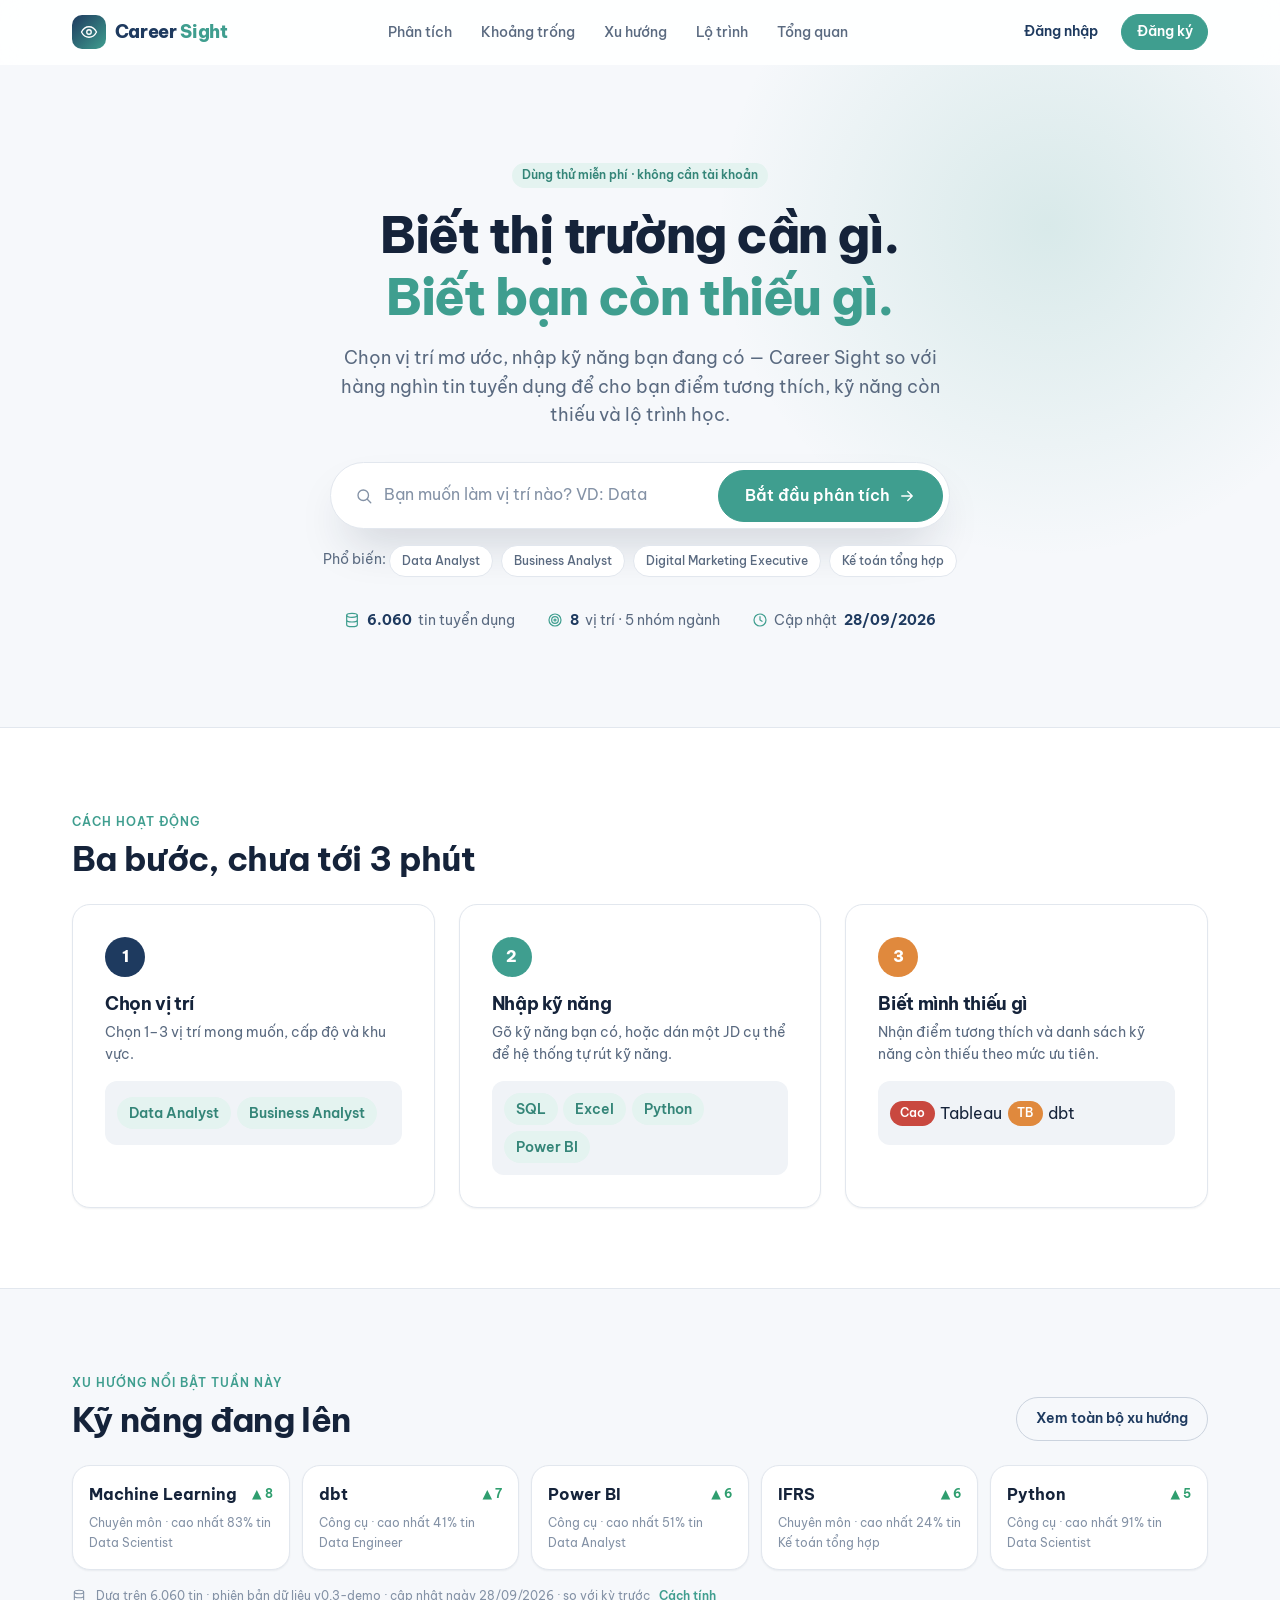
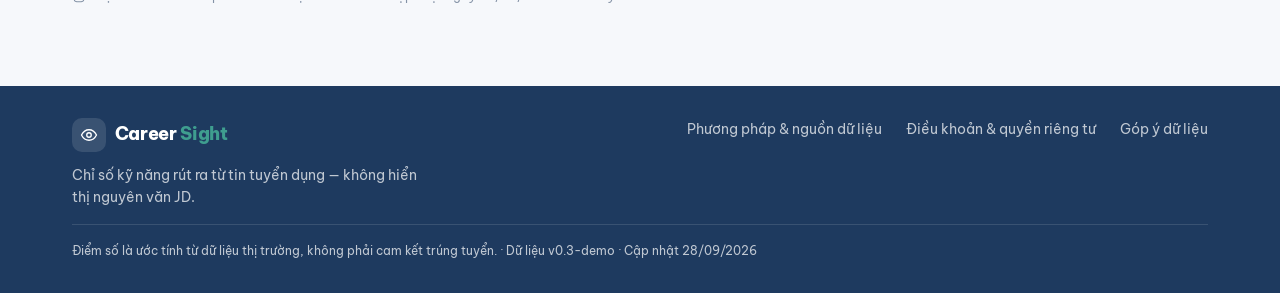
<file: index.html>
<!doctype html>
<html lang="vi">
<head>
  <meta charset="utf-8">
  <meta name="viewport" content="width=device-width, initial-scale=1, viewport-fit=cover">
  <title>Career Sight — Biết thị trường cần gì, biết bạn còn thiếu gì</title>
  <link rel="preconnect" href="https://fonts.googleapis.com">
  <link rel="preconnect" href="https://fonts.gstatic.com" crossorigin>
  <link href="https://fonts.googleapis.com/css2?family=Be+Vietnam+Pro:wght@400;500;600;700;800&display=swap" rel="stylesheet">
  <link rel="stylesheet" href="assets/css/styles.css">
</head>
<body data-page="home">
  <a class="skip-link" href="#main">Bỏ qua tới nội dung</a>
  <div data-component="header"></div>
  <main id="main">
    <!-- Banner + ô tìm vị trí -->
    <section class="hero">
      <div class="container hero__inner">
        <span class="badge">Dùng thử miễn phí · không cần tài khoản</span>
        <h1 class="h1 hero__title">Biết thị trường cần gì.<em>Biết bạn còn thiếu gì.</em></h1>
        <p class="lead">Chọn vị trí mơ ước, nhập kỹ năng bạn đang có — Career Sight so với hàng nghìn tin tuyển dụng để cho bạn điểm tương thích, kỹ năng còn thiếu và lộ trình học.</p>
        <form class="hero-search" id="hero-form" role="search">
          <div class="ac input-wrap input-wrap--icon">
            <label class="sr-only" for="hero-q">Bạn muốn làm vị trí nào?</label>
            <span class="input-wrap__icon" data-icon="search" data-size="18"></span>
            <input class="input" id="hero-q" type="search" placeholder="Bạn muốn làm vị trí nào? VD: Data Analyst">
          </div>
          <button class="btn btn--primary btn--lg" type="submit">Bắt đầu phân tích <span data-icon="arrow" data-size="18"></span></button>
        </form>
        <p class="hero__hint">Phổ biến: <span id="hero-popular" class="chip-row" style="display:inline-flex;vertical-align:middle"></span></p>
        <div class="trust" id="trust"></div>
      </div>
    </section>

    <!-- Ba bước minh họa -->
    <section class="section section--alt" aria-labelledby="how-title">
      <div class="container">
        <div class="section-head">
          <div><span class="eyebrow">Cách hoạt động</span><h2 class="h2" id="how-title">Ba bước, chưa tới 3 phút</h2></div>
        </div>
        <ol class="grid grid--3 how">
          <li class="card how__step">
            <span class="how__num">1</span>
            <h3>Chọn vị trí</h3>
            <p>Chọn 1–3 vị trí mong muốn, cấp độ và khu vực.</p>
            <div class="how__mock"><span class="tag tag--plain">Data Analyst</span><span class="tag tag--plain">Business Analyst</span></div>
          </li>
          <li class="card how__step">
            <span class="how__num">2</span>
            <h3>Nhập kỹ năng</h3>
            <p>Gõ kỹ năng bạn có, hoặc dán một JD cụ thể để hệ thống tự rút kỹ năng.</p>
            <div class="how__mock"><span class="tag tag--plain">SQL</span><span class="tag tag--plain">Excel</span><span class="tag tag--plain">Python</span><span class="tag tag--plain">Power BI</span></div>
          </li>
          <li class="card how__step">
            <span class="how__num">3</span>
            <h3>Biết mình thiếu gì</h3>
            <p>Nhận điểm tương thích và danh sách kỹ năng còn thiếu theo mức ưu tiên.</p>
            <div class="how__mock"><span class="badge badge--prio-cao">Cao</span> Tableau <span class="badge badge--prio-tb">TB</span> dbt</div>
          </li>
        </ol>
      </div>
    </section>

    <!-- Xu hướng nổi bật tuần này -->
    <section class="section" aria-labelledby="hot-title">
      <div class="container">
        <div class="section-head">
          <div><span class="eyebrow">Xu hướng nổi bật tuần này</span><h2 class="h2" id="hot-title">Kỹ năng đang lên</h2></div>
          <a class="btn btn--outline" href="trends.html">Xem toàn bộ xu hướng</a>
        </div>
        <div class="hot-list" id="hot-list"></div>
        <div id="hot-meta"></div>
      </div>
    </section>
  </main>
  <div data-component="footer"></div>
  <script src="assets/js/data.js"></script>
  <script src="assets/js/store.js"></script>
  <script src="assets/js/engine.js"></script>
  <script src="assets/js/components.js"></script>
  <script src="assets/js/main.js"></script>
  <script src="assets/js/pages/home.js"></script>
</body>
</html>
</file>
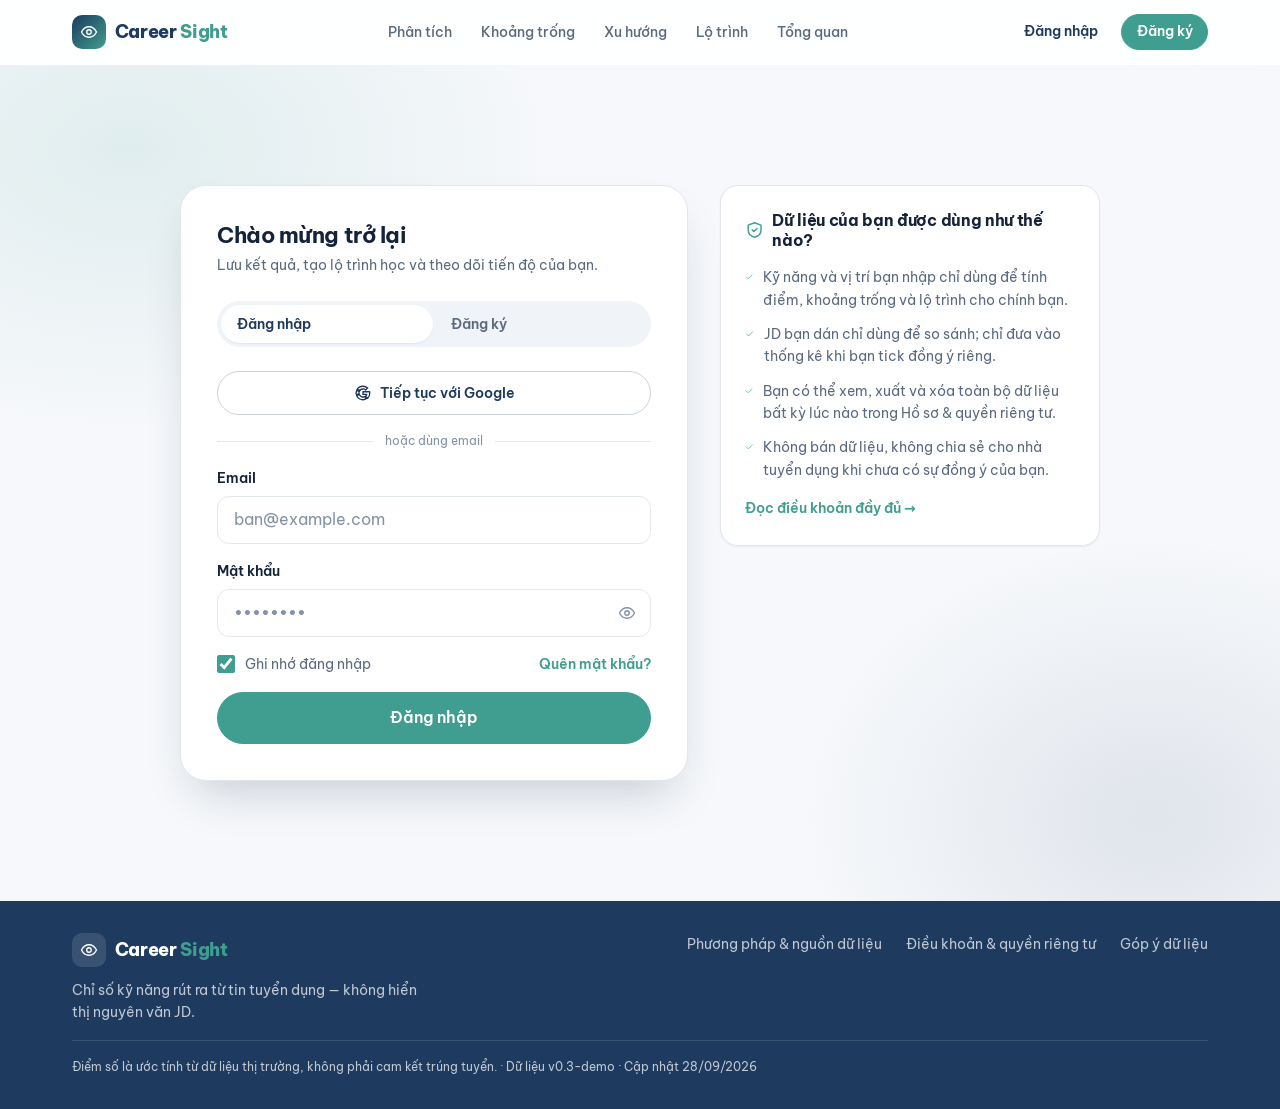
<file: auth.html>
<!doctype html>
<html lang="vi">
<head>
  <meta charset="utf-8">
  <meta name="viewport" content="width=device-width, initial-scale=1, viewport-fit=cover">
  <title>Đăng nhập / Đăng ký — Career Sight</title>
  <link rel="preconnect" href="https://fonts.googleapis.com">
  <link rel="preconnect" href="https://fonts.gstatic.com" crossorigin>
  <link href="https://fonts.googleapis.com/css2?family=Be+Vietnam+Pro:wght@400;500;600;700;800&display=swap" rel="stylesheet">
  <link rel="stylesheet" href="assets/css/styles.css">
</head>
<body data-page="auth">
  <a class="skip-link" href="#main">Bỏ qua tới nội dung</a>
  <div data-component="header"></div>
  <main id="main" class="auth-page">
    <div class="auth-grid">
      <div class="card auth-card">
        <div class="auth-card__head">
          <h1 id="auth-title">Chào mừng tới Career Sight</h1>
          <p class="muted small">Lưu kết quả, tạo lộ trình học và theo dõi tiến độ của bạn.</p>
        </div>

        <div class="tabs" role="tablist" aria-label="Đăng nhập hoặc đăng ký" id="auth-tabs">
          <button class="tab" type="button" role="tab" data-tab="login" aria-controls="panel-login" aria-selected="true">Đăng nhập</button>
          <button class="tab" type="button" role="tab" data-tab="register" aria-controls="panel-register" aria-selected="false">Đăng ký</button>
        </div>

        <div id="social-block">
          <button class="btn btn--outline btn--block" type="button" id="google-btn"><span data-icon="google" data-size="18"></span>Tiếp tục với Google</button>
          <div class="divider">hoặc dùng email</div>
        </div>

        <!-- ĐĂNG NHẬP -->
        <div id="panel-login" role="tabpanel">
          <form class="form" data-validate data-reset="off" id="login-form">
            <div class="field">
              <label class="field__label" for="l-email">Email</label>
              <input class="input" id="l-email" type="email" required autocomplete="email" placeholder="ban@example.com">
              <p class="field__error"></p>
            </div>
            <div class="field">
              <label class="field__label" for="l-pass">Mật khẩu</label>
              <div class="input-wrap">
                <input class="input" id="l-pass" type="password" required minlength="8" autocomplete="current-password" placeholder="••••••••">
                <button class="input-wrap__btn" type="button" data-toggle-password="#l-pass" aria-label="Hiện mật khẩu"><span data-icon="eye" data-size="18"></span></button>
              </div>
              <p class="field__error"></p>
            </div>
            <div class="form-between">
              <label class="check"><input type="checkbox" checked> <span>Ghi nhớ đăng nhập</span></label>
              <a class="link" href="#forgot" data-goto="forgot">Quên mật khẩu?</a>
            </div>
            <button class="btn btn--primary btn--lg btn--block" type="submit">Đăng nhập</button>
          </form>
        </div>

        <!-- ĐĂNG KÝ -->
        <div id="panel-register" role="tabpanel" hidden>
          <form class="form" data-validate data-reset="off" id="register-form">
            <div class="field">
              <label class="field__label" for="r-name">Họ tên hoặc biệt danh <span class="req">*</span></label>
              <input class="input" id="r-name" required minlength="2" autocomplete="nickname" placeholder="VD: Minh Anh">
              <p class="field__error"></p>
            </div>
            <div class="field">
              <label class="field__label" for="r-email">Email <span class="req">*</span></label>
              <input class="input" id="r-email" type="email" required autocomplete="email" placeholder="ban@example.com">
              <p class="field__error"></p>
            </div>
            <div class="field">
              <label class="field__label" for="r-pass">Mật khẩu <span class="req">*</span></label>
              <div class="input-wrap">
                <input class="input" id="r-pass" type="password" required minlength="8" autocomplete="new-password" placeholder="Tối thiểu 8 ký tự">
                <button class="input-wrap__btn" type="button" data-toggle-password="#r-pass" aria-label="Hiện mật khẩu"><span data-icon="eye" data-size="18"></span></button>
              </div>
              <p class="field__error"></p>
            </div>
            <fieldset class="field" style="border:0;padding:0;margin:0">
              <legend class="field__label" style="margin-bottom:.4rem">Mục tiêu sử dụng <span class="req">*</span></legend>
              <div class="choice-group">
                <label class="choice"><input type="radio" name="goal" value="Sinh viên" required><span>Sinh viên</span></label>
                <label class="choice"><input type="radio" name="goal" value="Đổi ngành"><span>Đổi ngành</span></label>
                <label class="choice"><input type="radio" name="goal" value="Nâng cấp"><span>Nâng cấp</span></label>
              </div>
              <p class="field__error"></p>
            </fieldset>
            <div class="field">
              <label class="check"><input type="checkbox" id="r-consent" required>
                <span>Tôi đồng ý với điều khoản và việc xử lý dữ liệu cá nhân theo Luật Bảo vệ dữ liệu cá nhân 2025. <a href="method.html#privacy" target="_blank">Đọc điều khoản</a></span></label>
              <p class="field__error"></p>
            </div>
            <button class="btn btn--primary btn--lg btn--block" type="submit">Đăng ký</button>
          </form>
        </div>

        <!-- QUÊN MẬT KHẨU -->
        <div id="panel-forgot" hidden>
          <form class="form" data-validate data-success="Đã gửi liên kết đặt lại mật khẩu (giả lập)." id="forgot-form">
            <p class="muted small">Nhập email đã đăng ký, chúng tôi sẽ gửi liên kết đặt lại mật khẩu.</p>
            <div class="field">
              <label class="field__label" for="f-email">Email</label>
              <input class="input" id="f-email" type="email" required autocomplete="email" placeholder="ban@example.com">
              <p class="field__error"></p>
            </div>
            <button class="btn btn--primary btn--lg btn--block" type="submit">Gửi liên kết đặt lại</button>
            <a class="link" href="#login" data-goto="login" style="text-align:center">← Quay lại đăng nhập</a>
          </form>
        </div>
      </div>

      <!-- Dữ liệu của bạn được dùng như thế nào -->
      <aside class="card data-use">
        <h2><span data-icon="shield"></span>Dữ liệu của bạn được dùng như thế nào?</h2>
        <ul>
          <li><span data-icon="check" data-size="16"></span><span>Kỹ năng và vị trí bạn nhập chỉ dùng để tính điểm, khoảng trống và lộ trình cho chính bạn.</span></li>
          <li><span data-icon="check" data-size="16"></span><span>JD bạn dán chỉ dùng để so sánh; chỉ đưa vào thống kê khi bạn tick đồng ý riêng.</span></li>
          <li><span data-icon="check" data-size="16"></span><span>Bạn có thể xem, xuất và xóa toàn bộ dữ liệu bất kỳ lúc nào trong Hồ sơ & quyền riêng tư.</span></li>
          <li><span data-icon="check" data-size="16"></span><span>Không bán dữ liệu, không chia sẻ cho nhà tuyển dụng khi chưa có sự đồng ý của bạn.</span></li>
        </ul>
        <a class="link" href="method.html#privacy" style="display:inline-block;margin-top:1rem">Đọc điều khoản đầy đủ →</a>
      </aside>
    </div>
  </main>
  <div data-component="footer"></div>
  <script src="assets/js/data.js"></script>
  <script src="assets/js/store.js"></script>
  <script src="assets/js/engine.js"></script>
  <script src="assets/js/components.js"></script>
  <script src="assets/js/main.js"></script>
  <script src="assets/js/pages/auth.js"></script>
</body>
</html>
</file>
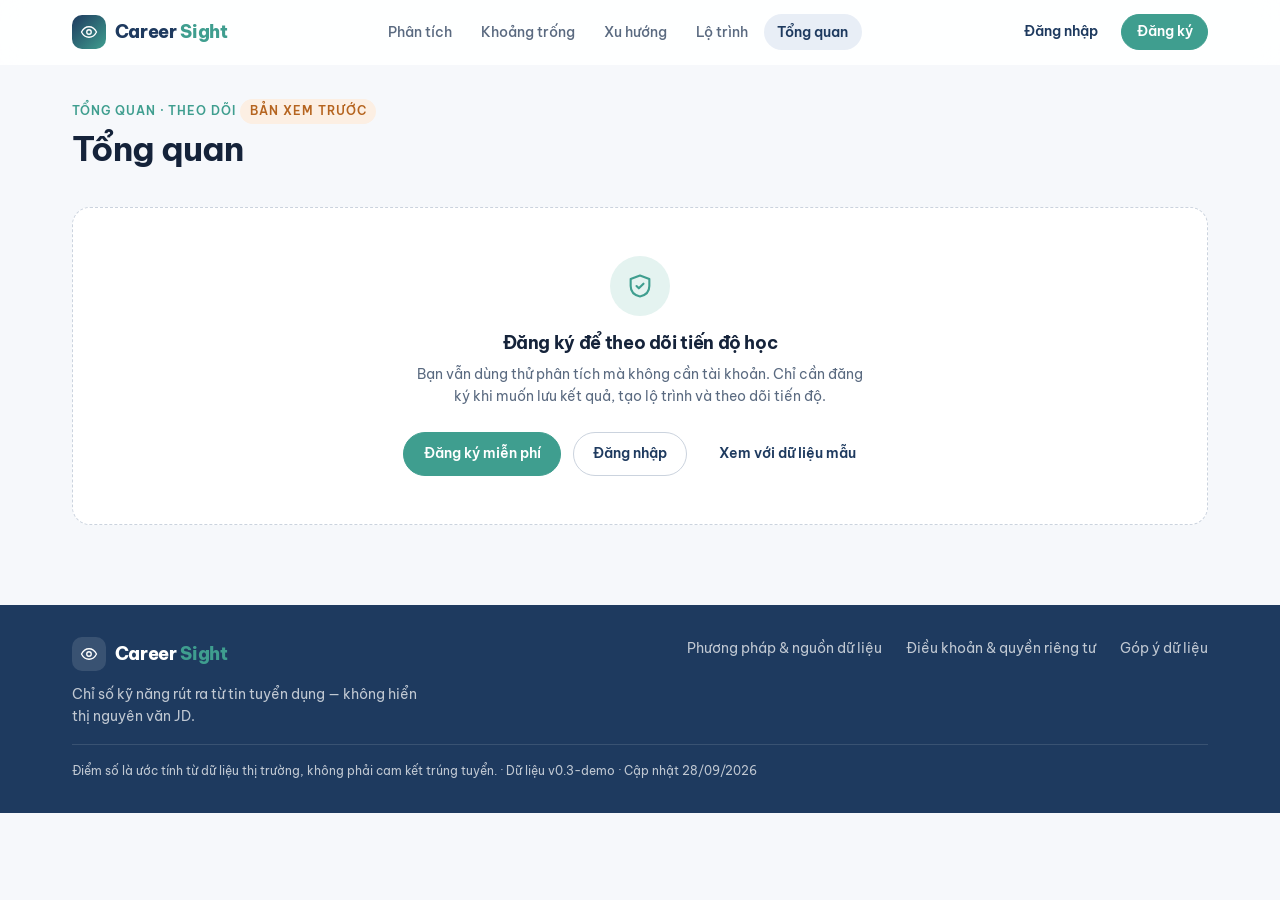
<file: dashboard.html>
<!doctype html>
<html lang="vi">
<head>
  <meta charset="utf-8">
  <meta name="viewport" content="width=device-width, initial-scale=1, viewport-fit=cover">
  <title>Tổng quan — Career Sight</title>
  <link rel="preconnect" href="https://fonts.googleapis.com">
  <link rel="preconnect" href="https://fonts.gstatic.com" crossorigin>
  <link href="https://fonts.googleapis.com/css2?family=Be+Vietnam+Pro:wght@400;500;600;700;800&display=swap" rel="stylesheet">
  <link rel="stylesheet" href="assets/css/styles.css">
</head>
<body data-page="dashboard">
  <a class="skip-link" href="#main">Bỏ qua tới nội dung</a>
  <div data-component="header"></div>
  <main id="main" class="page">
    <div class="container">
      <div class="page-head">
        <div>
          <span class="eyebrow">Tổng quan · Theo dõi <span class="badge badge--soon">Bản xem trước</span></span>
          <h1 class="h2" id="hello">Tổng quan</h1>
          <p class="muted" id="dash-sub"></p>
        </div>
        <div class="btn-row" id="dash-actions" hidden>
          <a class="btn btn--outline btn--sm" href="skills.html"><span data-icon="edit" data-size="16"></span>Cập nhật kỹ năng</a>
          <a class="btn btn--dark btn--sm" href="results.html">Xem lại điểm</a>
        </div>
      </div>
      <div id="dash-root"></div>
    </div>
  </main>
  <div data-component="footer"></div>
  <script src="assets/js/data.js"></script>
  <script src="assets/js/store.js"></script>
  <script src="assets/js/engine.js"></script>
  <script src="assets/js/components.js"></script>
  <script src="assets/js/main.js"></script>
  <script src="assets/js/pages/dashboard.js"></script>
</body>
</html>
</file>
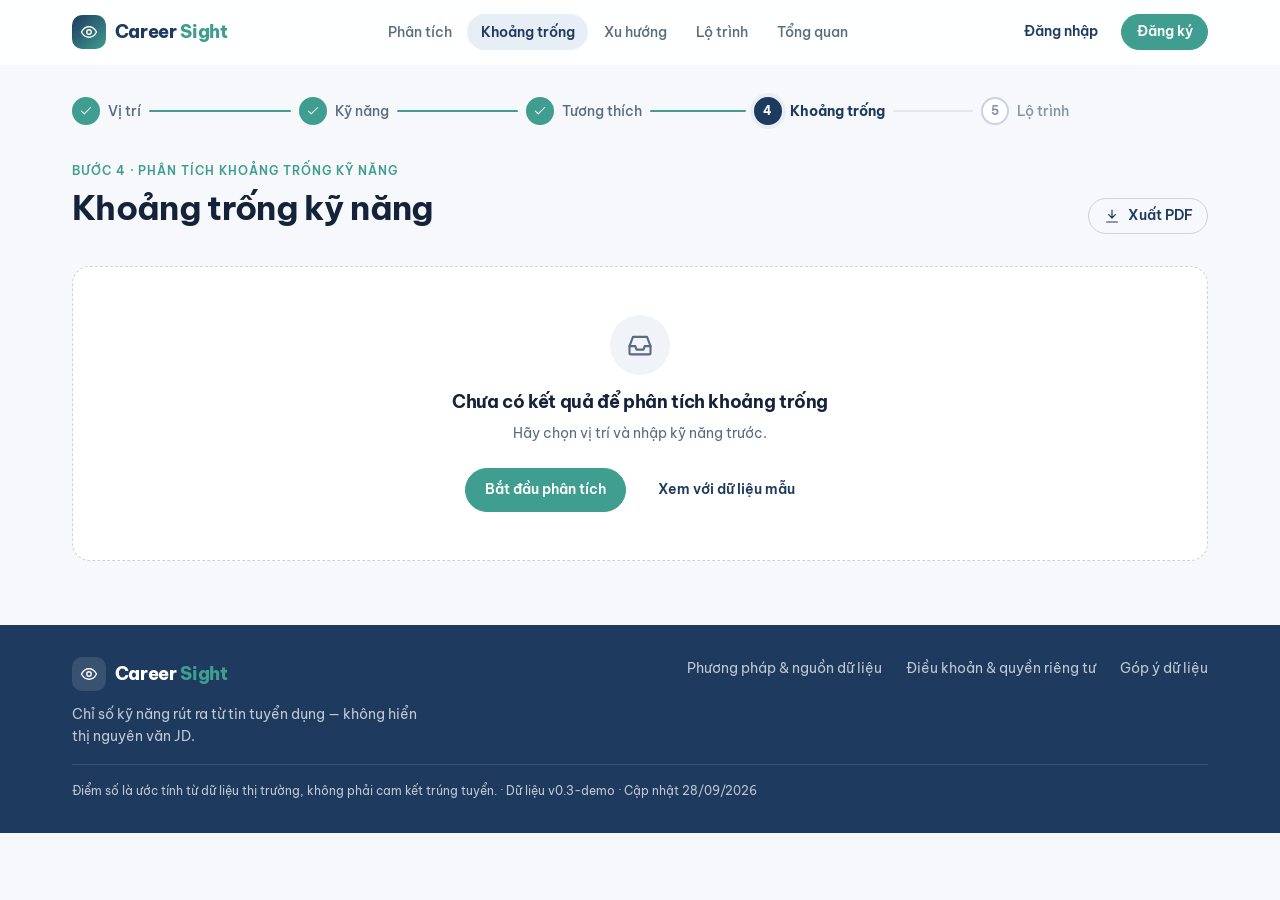
<file: gap.html>
<!doctype html>
<html lang="vi">
<head>
  <meta charset="utf-8">
  <meta name="viewport" content="width=device-width, initial-scale=1, viewport-fit=cover">
  <title>Khoảng trống kỹ năng — Career Sight</title>
  <link rel="preconnect" href="https://fonts.googleapis.com">
  <link rel="preconnect" href="https://fonts.gstatic.com" crossorigin>
  <link href="https://fonts.googleapis.com/css2?family=Be+Vietnam+Pro:wght@400;500;600;700;800&display=swap" rel="stylesheet">
  <link rel="stylesheet" href="assets/css/styles.css">
</head>
<body data-page="gap">
  <a class="skip-link" href="#main">Bỏ qua tới nội dung</a>
  <div data-component="header"></div>
  <main id="main" class="page">
    <div class="container">
      <div data-component="stepper" data-step="3"></div>
      <div class="page-head">
        <div>
          <span class="eyebrow">Bước 4 · Phân tích khoảng trống kỹ năng</span>
          <h1 class="h2" id="gap-title">Khoảng trống kỹ năng</h1>
          <p class="muted" id="gap-sub"></p>
        </div>
        <div class="btn-row no-print">
          <label class="row small"><span class="muted">Vị trí</span><select class="select select--sm" id="pos-sel"></select></label>
          <button class="btn btn--outline btn--sm" type="button" data-print><span data-icon="download" data-size="16"></span>Xuất PDF</button>
        </div>
      </div>
      <div id="gap-root"></div>
    </div>
  </main>
  <div data-component="footer"></div>
  <script src="assets/js/data.js"></script>
  <script src="assets/js/store.js"></script>
  <script src="assets/js/engine.js"></script>
  <script src="assets/js/components.js"></script>
  <script src="assets/js/main.js"></script>
  <script src="assets/js/pages/gap.js"></script>
</body>
</html>
</file>
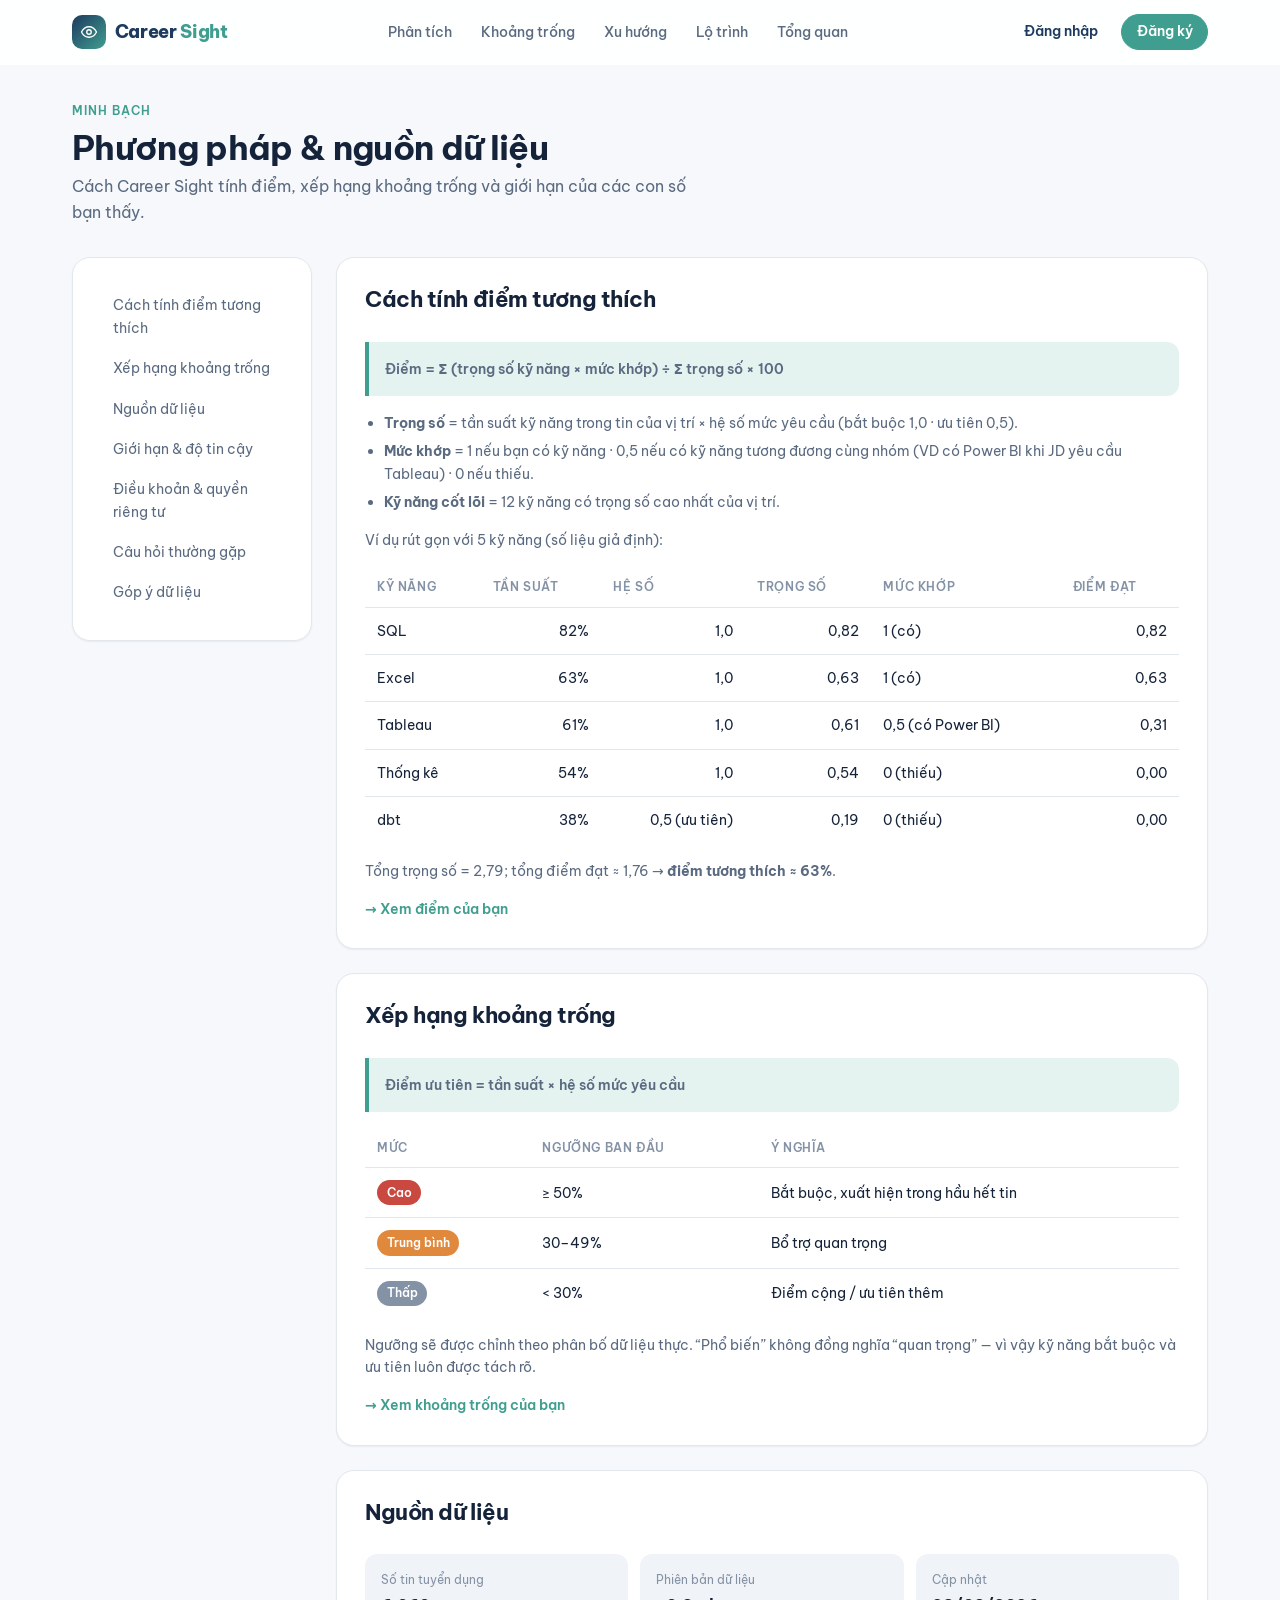
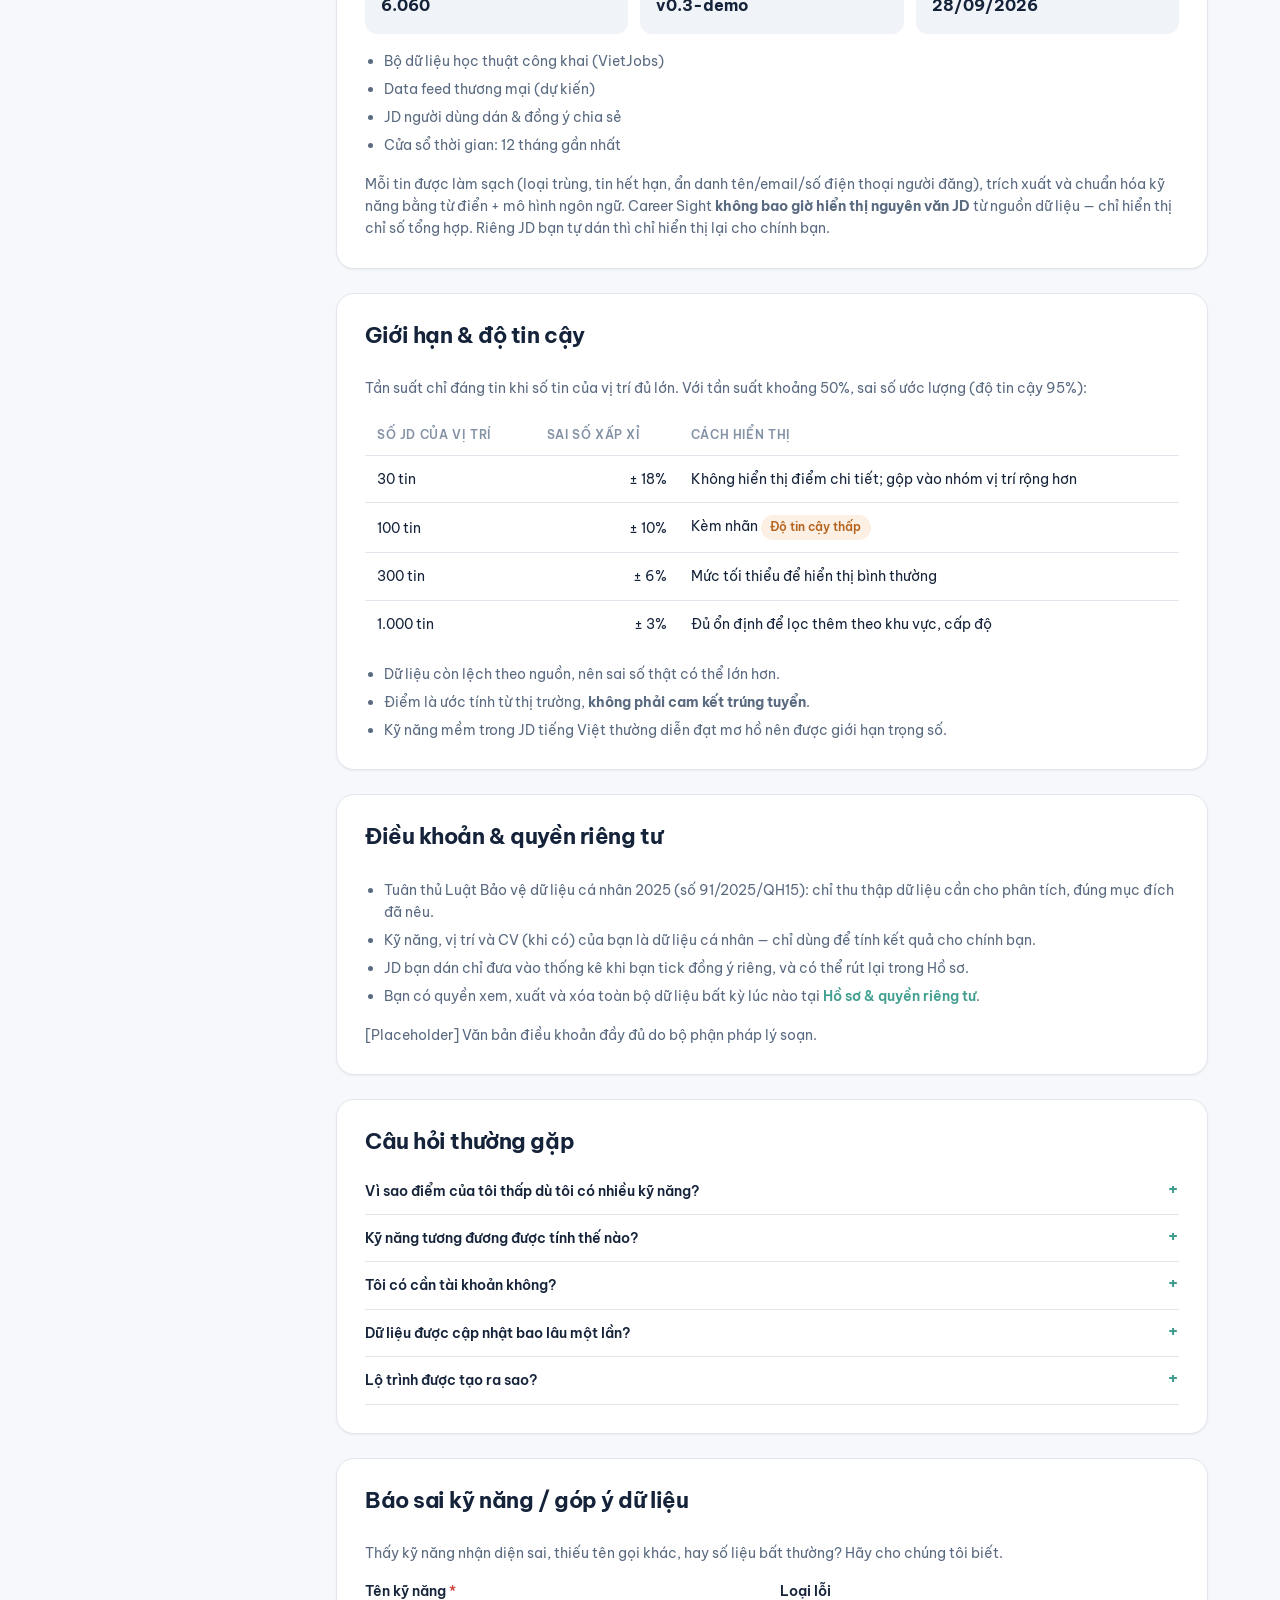
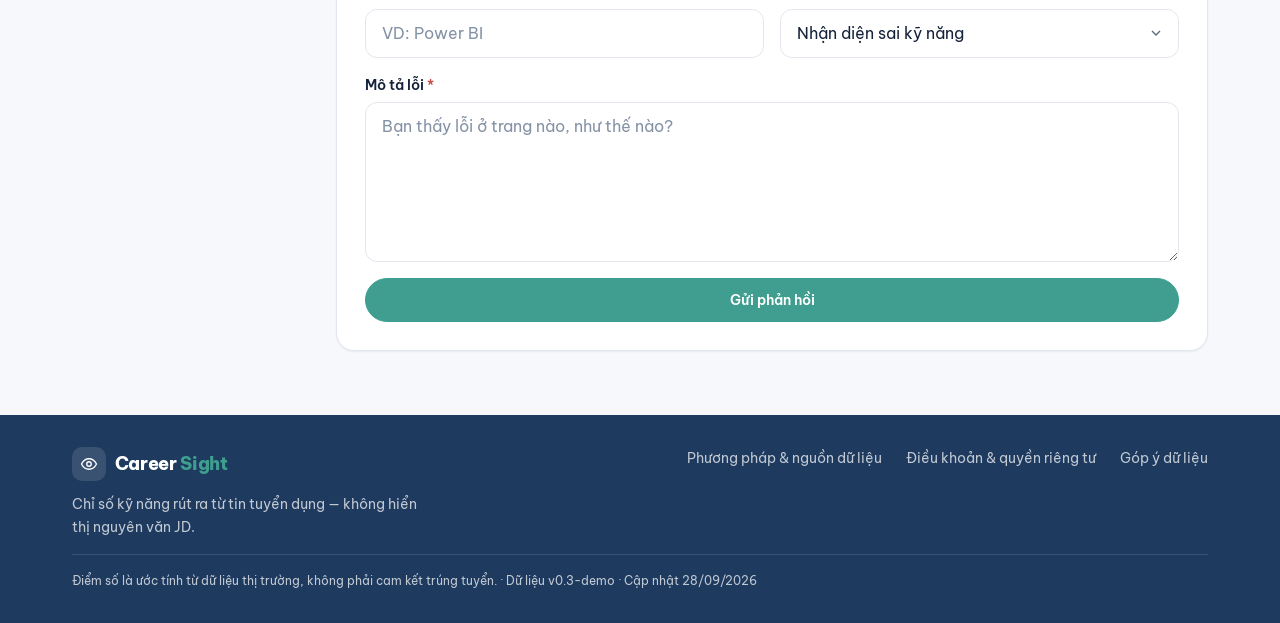
<file: method.html>
<!doctype html>
<html lang="vi">
<head>
  <meta charset="utf-8">
  <meta name="viewport" content="width=device-width, initial-scale=1, viewport-fit=cover">
  <title>Phương pháp & nguồn dữ liệu — Career Sight</title>
  <link rel="preconnect" href="https://fonts.googleapis.com">
  <link rel="preconnect" href="https://fonts.gstatic.com" crossorigin>
  <link href="https://fonts.googleapis.com/css2?family=Be+Vietnam+Pro:wght@400;500;600;700;800&display=swap" rel="stylesheet">
  <link rel="stylesheet" href="assets/css/styles.css">
</head>
<body data-page="method">
  <a class="skip-link" href="#main">Bỏ qua tới nội dung</a>
  <div data-component="header"></div>
  <main id="main" class="page">
    <div class="container">
      <div class="page-head">
        <div>
          <span class="eyebrow">Minh bạch</span>
          <h1 class="h2">Phương pháp & nguồn dữ liệu</h1>
          <p class="muted">Cách Career Sight tính điểm, xếp hạng khoảng trống và giới hạn của các con số bạn thấy.</p>
        </div>
      </div>
      <div class="split-layout" style="grid-template-columns:240px minmax(0,1fr)">
        <nav class="card card--pad sticky toc" aria-label="Mục lục">
          <a href="#score">Cách tính điểm tương thích</a>
          <a href="#gap">Xếp hạng khoảng trống</a>
          <a href="#data">Nguồn dữ liệu</a>
          <a href="#limits">Giới hạn & độ tin cậy</a>
          <a href="#privacy">Điều khoản & quyền riêng tư</a>
          <a href="#faq">Câu hỏi thường gặp</a>
          <a href="#feedback">Góp ý dữ liệu</a>
        </nav>

        <div class="stack stack--lg prose">
          <section class="card card--pad stack" id="score">
            <h2>Cách tính điểm tương thích</h2>
            <p class="formula">Điểm = Σ (trọng số kỹ năng × mức khớp) ÷ Σ trọng số × 100</p>
            <ul>
              <li><b>Trọng số</b> = tần suất kỹ năng trong tin của vị trí × hệ số mức yêu cầu (bắt buộc 1,0 · ưu tiên 0,5).</li>
              <li><b>Mức khớp</b> = 1 nếu bạn có kỹ năng · 0,5 nếu có kỹ năng tương đương cùng nhóm (VD có Power BI khi JD yêu cầu Tableau) · 0 nếu thiếu.</li>
              <li><b>Kỹ năng cốt lõi</b> = 12 kỹ năng có trọng số cao nhất của vị trí.</li>
            </ul>
            <p>Ví dụ rút gọn với 5 kỹ năng (số liệu giả định):</p>
            <div class="table-wrap"><table class="table">
              <thead><tr><th>Kỹ năng</th><th class="num">Tần suất</th><th class="num">Hệ số</th><th class="num">Trọng số</th><th>Mức khớp</th><th class="num">Điểm đạt</th></tr></thead>
              <tbody>
                <tr><td>SQL</td><td class="num">82%</td><td class="num">1,0</td><td class="num">0,82</td><td>1 (có)</td><td class="num">0,82</td></tr>
                <tr><td>Excel</td><td class="num">63%</td><td class="num">1,0</td><td class="num">0,63</td><td>1 (có)</td><td class="num">0,63</td></tr>
                <tr><td>Tableau</td><td class="num">61%</td><td class="num">1,0</td><td class="num">0,61</td><td>0,5 (có Power BI)</td><td class="num">0,31</td></tr>
                <tr><td>Thống kê</td><td class="num">54%</td><td class="num">1,0</td><td class="num">0,54</td><td>0 (thiếu)</td><td class="num">0,00</td></tr>
                <tr><td>dbt</td><td class="num">38%</td><td class="num">0,5 (ưu tiên)</td><td class="num">0,19</td><td>0 (thiếu)</td><td class="num">0,00</td></tr>
              </tbody></table></div>
            <p>Tổng trọng số = 2,79; tổng điểm đạt ≈ 1,76 → <b>điểm tương thích ≈ 63%</b>.</p>
            <p><a class="link" href="results.html">→ Xem điểm của bạn</a></p>
          </section>

          <section class="card card--pad stack" id="gap">
            <h2>Xếp hạng khoảng trống</h2>
            <p class="formula">Điểm ưu tiên = tần suất × hệ số mức yêu cầu</p>
            <div class="table-wrap"><table class="table">
              <thead><tr><th>Mức</th><th>Ngưỡng ban đầu</th><th>Ý nghĩa</th></tr></thead>
              <tbody>
                <tr><td><span class="badge badge--prio-cao">Cao</span></td><td>≥ 50%</td><td>Bắt buộc, xuất hiện trong hầu hết tin</td></tr>
                <tr><td><span class="badge badge--prio-tb">Trung bình</span></td><td>30–49%</td><td>Bổ trợ quan trọng</td></tr>
                <tr><td><span class="badge badge--prio-thap">Thấp</span></td><td>&lt; 30%</td><td>Điểm cộng / ưu tiên thêm</td></tr>
              </tbody></table></div>
            <p>Ngưỡng sẽ được chỉnh theo phân bố dữ liệu thực. “Phổ biến” không đồng nghĩa “quan trọng” — vì vậy kỹ năng bắt buộc và ưu tiên luôn được tách rõ.</p>
            <p><a class="link" href="gap.html">→ Xem khoảng trống của bạn</a></p>
          </section>

          <section class="card card--pad stack" id="data">
            <h2>Nguồn dữ liệu</h2>
            <div class="kv" id="data-kv"></div>
            <ul id="data-sources"></ul>
            <p>Mỗi tin được làm sạch (loại trùng, tin hết hạn, ẩn danh tên/email/số điện thoại người đăng), trích xuất và chuẩn hóa kỹ năng bằng từ điển + mô hình ngôn ngữ. Career Sight <b>không bao giờ hiển thị nguyên văn JD</b> từ nguồn dữ liệu — chỉ hiển thị chỉ số tổng hợp. Riêng JD bạn tự dán thì chỉ hiển thị lại cho chính bạn.</p>
          </section>

          <section class="card card--pad stack" id="limits">
            <h2>Giới hạn & độ tin cậy</h2>
            <p>Tần suất chỉ đáng tin khi số tin của vị trí đủ lớn. Với tần suất khoảng 50%, sai số ước lượng (độ tin cậy 95%):</p>
            <div class="table-wrap"><table class="table">
              <thead><tr><th>Số JD của vị trí</th><th class="num">Sai số xấp xỉ</th><th>Cách hiển thị</th></tr></thead>
              <tbody>
                <tr><td>30 tin</td><td class="num">± 18%</td><td>Không hiển thị điểm chi tiết; gộp vào nhóm vị trí rộng hơn</td></tr>
                <tr><td>100 tin</td><td class="num">± 10%</td><td>Kèm nhãn <span class="badge badge--conf-thap">Độ tin cậy thấp</span></td></tr>
                <tr><td>300 tin</td><td class="num">± 6%</td><td>Mức tối thiểu để hiển thị bình thường</td></tr>
                <tr><td>1.000 tin</td><td class="num">± 3%</td><td>Đủ ổn định để lọc thêm theo khu vực, cấp độ</td></tr>
              </tbody></table></div>
            <ul>
              <li>Dữ liệu còn lệch theo nguồn, nên sai số thật có thể lớn hơn.</li>
              <li>Điểm là ước tính từ thị trường, <b>không phải cam kết trúng tuyển</b>.</li>
              <li>Kỹ năng mềm trong JD tiếng Việt thường diễn đạt mơ hồ nên được giới hạn trọng số.</li>
            </ul>
          </section>

          <section class="card card--pad stack" id="privacy">
            <h2>Điều khoản & quyền riêng tư</h2>
            <ul>
              <li>Tuân thủ Luật Bảo vệ dữ liệu cá nhân 2025 (số 91/2025/QH15): chỉ thu thập dữ liệu cần cho phân tích, đúng mục đích đã nêu.</li>
              <li>Kỹ năng, vị trí và CV (khi có) của bạn là dữ liệu cá nhân — chỉ dùng để tính kết quả cho chính bạn.</li>
              <li>JD bạn dán chỉ đưa vào thống kê khi bạn tick đồng ý riêng, và có thể rút lại trong Hồ sơ.</li>
              <li>Bạn có quyền xem, xuất và xóa toàn bộ dữ liệu bất kỳ lúc nào tại <a class="link" href="profile.html">Hồ sơ & quyền riêng tư</a>.</li>
            </ul>
            <p class="xs">[Placeholder] Văn bản điều khoản đầy đủ do bộ phận pháp lý soạn.</p>
          </section>

          <section class="card card--pad" id="faq">
            <h2>Câu hỏi thường gặp</h2>
            <div class="faq">
              <details><summary>Vì sao điểm của tôi thấp dù tôi có nhiều kỹ năng?</summary><p>Điểm phụ thuộc vào kỹ năng được thị trường yêu cầu nhiều nhất cho vị trí đó. Kỹ năng bạn có nhưng ít xuất hiện trong JD sẽ đóng góp ít.</p></details>
              <details><summary>Kỹ năng tương đương được tính thế nào?</summary><p>Kỹ năng cùng nhóm cha (VD Tableau và Power BI cùng nhóm công cụ trực quan hóa) được tính khớp 0,5.</p></details>
              <details><summary>Tôi có cần tài khoản không?</summary><p>Không. Bạn dùng thử từ trang chủ tới kết quả tương thích mà không cần đăng ký. Chỉ cần tài khoản khi lưu kết quả, tạo lộ trình và theo dõi tiến độ.</p></details>
              <details><summary>Dữ liệu được cập nhật bao lâu một lần?</summary><p>Dữ liệu nạp theo lô hằng ngày hoặc hằng tuần, chỉ số tính lại hằng tuần và gắn số phiên bản.</p></details>
              <details><summary>Lộ trình được tạo ra sao?</summary><p>Hệ thống chọn kỹ năng có mức tăng điểm trên mỗi giờ học cao nhất, học kỹ năng tiên quyết trước, dừng khi đạt mục tiêu hoặc hết quỹ thời gian, rồi gom thành các bước 2–3 tuần.</p></details>
            </div>
          </section>

          <section class="card card--pad stack" id="feedback">
            <h2>Báo sai kỹ năng / góp ý dữ liệu</h2>
            <p>Thấy kỹ năng nhận diện sai, thiếu tên gọi khác, hay số liệu bất thường? Hãy cho chúng tôi biết.</p>
            <form class="form" data-validate data-success="Cảm ơn bạn! Phản hồi đã được gửi tới nhóm dữ liệu.">
              <div class="form-row">
                <div class="field"><label class="field__label" for="fb-skill">Tên kỹ năng <span class="req">*</span></label><input class="input" id="fb-skill" required placeholder="VD: Power BI"><p class="field__error"></p></div>
                <label class="field"><span class="field__label">Loại lỗi</span><select class="select" id="fb-type"><option>Nhận diện sai kỹ năng</option><option>Thiếu tên gọi khác</option><option>Số liệu bất thường</option><option>Đề xuất vị trí / kỹ năng mới</option><option>Khác</option></select></label>
              </div>
              <div class="field"><label class="field__label" for="fb-desc">Mô tả lỗi <span class="req">*</span></label><textarea class="textarea" id="fb-desc" required minlength="10" placeholder="Bạn thấy lỗi ở trang nào, như thế nào?"></textarea><p class="field__error"></p></div>
              <button class="btn btn--primary" type="submit">Gửi phản hồi</button>
            </form>
          </section>
        </div>
      </div>
    </div>
  </main>
  <div data-component="footer"></div>
  <script src="assets/js/data.js"></script>
  <script src="assets/js/store.js"></script>
  <script src="assets/js/engine.js"></script>
  <script src="assets/js/components.js"></script>
  <script src="assets/js/main.js"></script>
  <script src="assets/js/pages/method.js"></script>
</body>
</html>
</file>
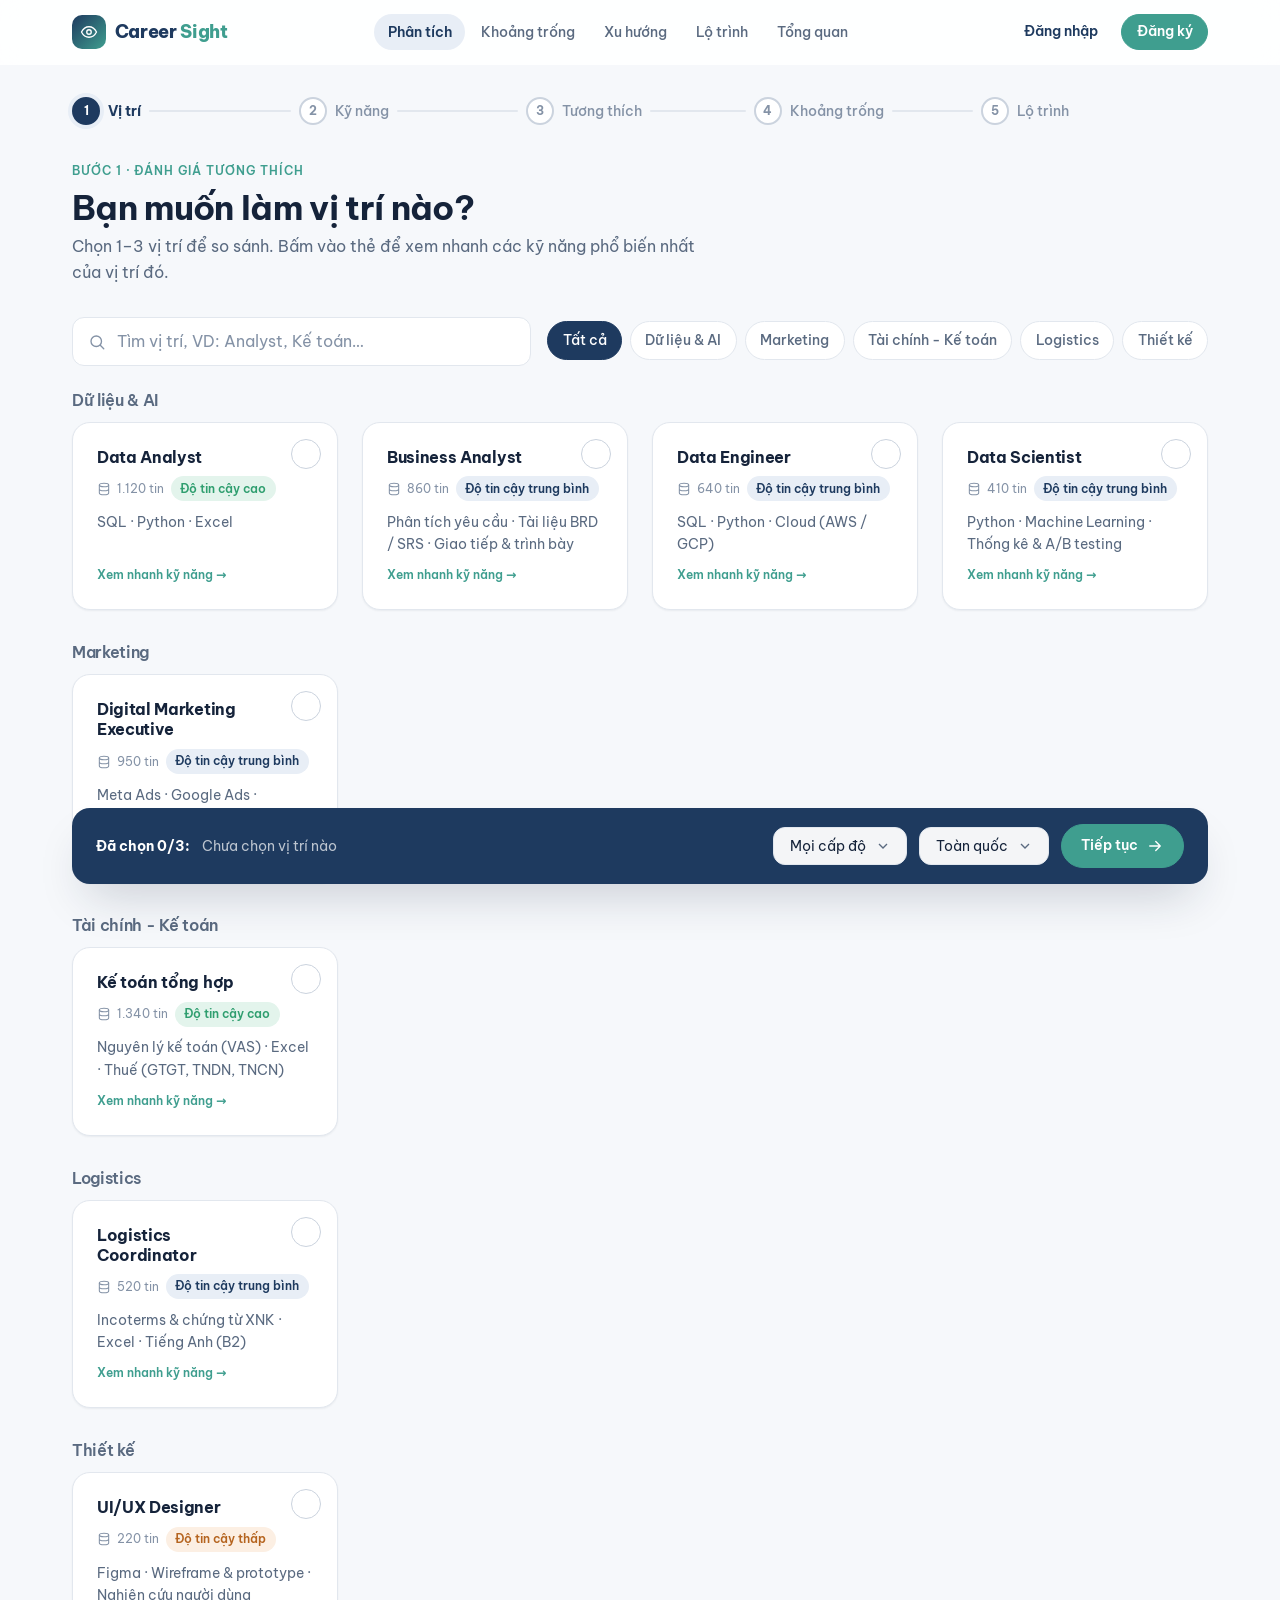
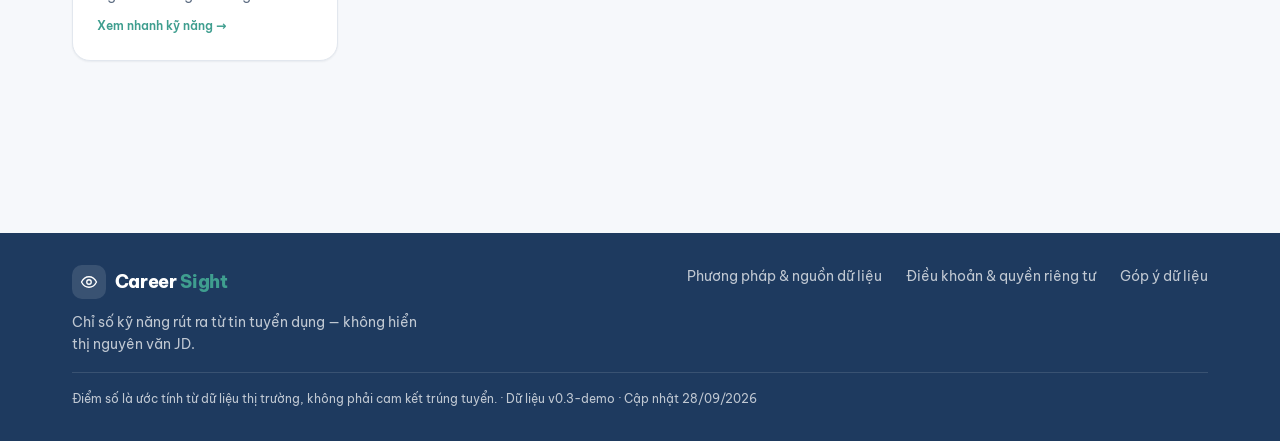
<file: position.html>
<!doctype html>
<html lang="vi">
<head>
  <meta charset="utf-8">
  <meta name="viewport" content="width=device-width, initial-scale=1, viewport-fit=cover">
  <title>Chọn vị trí — Career Sight</title>
  <link rel="preconnect" href="https://fonts.googleapis.com">
  <link rel="preconnect" href="https://fonts.gstatic.com" crossorigin>
  <link href="https://fonts.googleapis.com/css2?family=Be+Vietnam+Pro:wght@400;500;600;700;800&display=swap" rel="stylesheet">
  <link rel="stylesheet" href="assets/css/styles.css">
</head>
<body data-page="position">
  <a class="skip-link" href="#main">Bỏ qua tới nội dung</a>
  <div data-component="header"></div>
  <main id="main" class="page">
    <div class="container">
      <div data-component="stepper" data-step="0"></div>
      <div class="page-head">
        <div>
          <span class="eyebrow">Bước 1 · Đánh giá tương thích</span>
          <h1 class="h2">Bạn muốn làm vị trí nào?</h1>
          <p class="muted">Chọn 1–3 vị trí để so sánh. Bấm vào thẻ để xem nhanh các kỹ năng phổ biến nhất của vị trí đó.</p>
        </div>
      </div>

      <div class="picker-tools">
        <div class="input-wrap input-wrap--icon">
          <label class="sr-only" for="pos-q">Tìm vị trí</label>
          <span class="input-wrap__icon" data-icon="search" data-size="18"></span>
          <input class="input" id="pos-q" type="search" placeholder="Tìm vị trí, VD: Analyst, Kế toán…" autocomplete="off">
        </div>
        <div class="chip-scroll" id="ind-chips" role="group" aria-label="Lọc theo nhóm ngành"></div>
      </div>

      <div id="pos-groups" aria-live="polite"></div>

      <div class="selection-bar" id="sel-bar">
        <div class="row" style="flex:1;min-width:240px">
          <span class="small" style="font-weight:700">Đã chọn <span id="sel-count">0</span>/3:</span>
          <div class="chip-row" id="sel-tags"></div>
        </div>
        <div class="row">
          <label><span class="sr-only">Cấp độ</span><select class="select select--sm" id="sel-level"></select></label>
          <label><span class="sr-only">Khu vực</span><select class="select select--sm" id="sel-loc"></select></label>
          <button class="btn btn--primary" type="button" id="continue">Tiếp tục <span data-icon="arrow" data-size="18"></span></button>
        </div>
      </div>
    </div>
  </main>

  <!-- Cửa sổ xem trước vị trí -->
  <dialog class="dialog" id="peek" aria-labelledby="peek-title">
    <div class="dialog__head">
      <div><h2 class="h3" id="peek-title"></h2><div class="pos-card__meta" id="peek-meta"></div></div>
      <button class="icon-btn" type="button" data-close-dialog aria-label="Đóng"><span data-icon="close" data-size="18"></span></button>
    </div>
    <div class="dialog__body">
      <p class="small muted" style="margin-bottom:.5rem">Kỹ năng phổ biến nhất (% tin yêu cầu)</p>
      <ul class="preview-list" id="peek-list"></ul>
      <div id="peek-transparency"></div>
    </div>
    <div class="dialog__foot">
      <button class="btn btn--ghost" type="button" data-close-dialog>Đóng</button>
      <button class="btn btn--primary" type="button" id="peek-select">Chọn vị trí này</button>
    </div>
  </dialog>
  <div data-component="footer"></div>
  <script src="assets/js/data.js"></script>
  <script src="assets/js/store.js"></script>
  <script src="assets/js/engine.js"></script>
  <script src="assets/js/components.js"></script>
  <script src="assets/js/main.js"></script>
  <script src="assets/js/pages/position.js"></script>
</body>
</html>
</file>
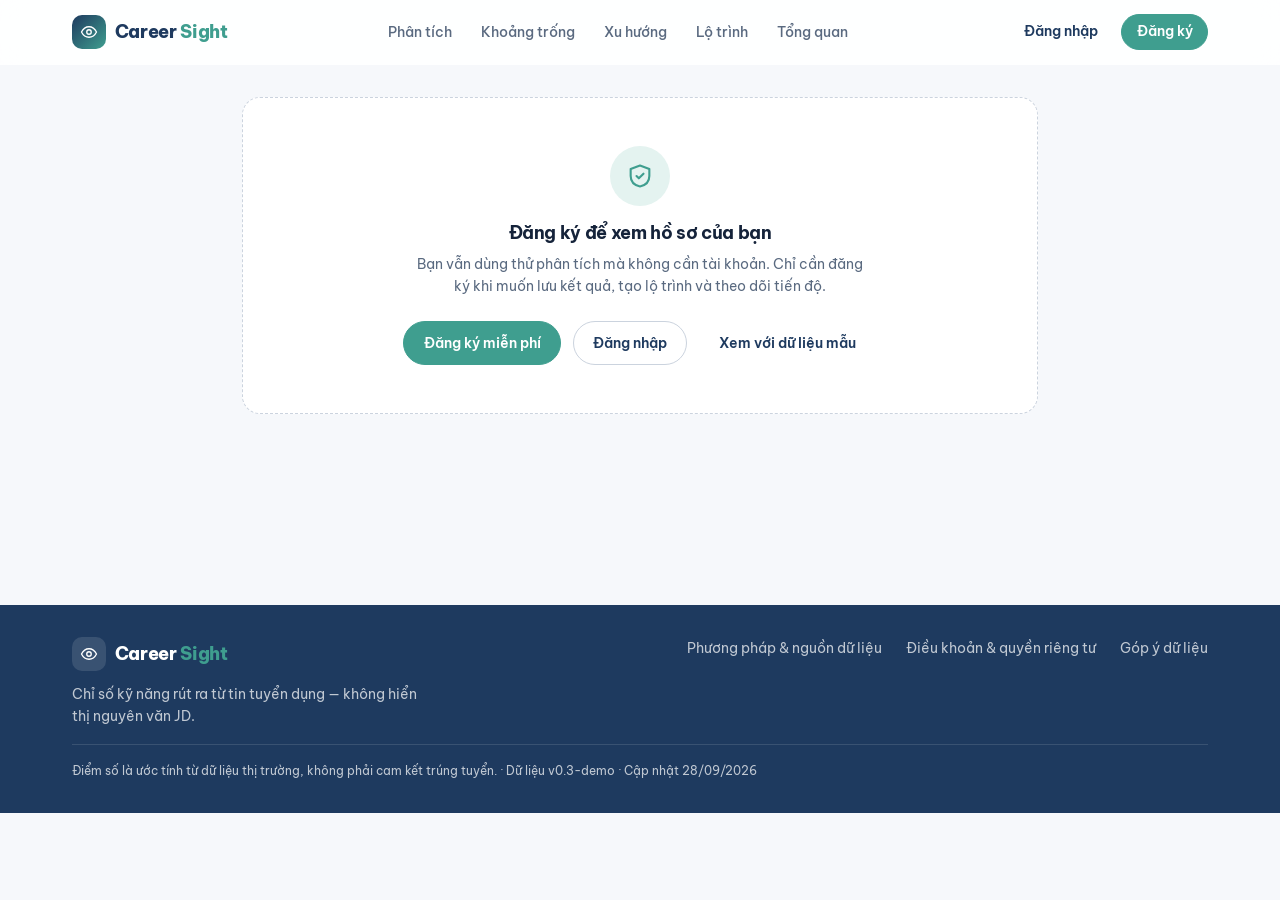
<file: profile.html>
<!doctype html>
<html lang="vi">
<head>
  <meta charset="utf-8">
  <meta name="viewport" content="width=device-width, initial-scale=1, viewport-fit=cover">
  <title>Hồ sơ & quyền riêng tư — Career Sight</title>
  <link rel="preconnect" href="https://fonts.googleapis.com">
  <link rel="preconnect" href="https://fonts.gstatic.com" crossorigin>
  <link href="https://fonts.googleapis.com/css2?family=Be+Vietnam+Pro:wght@400;500;600;700;800&display=swap" rel="stylesheet">
  <link rel="stylesheet" href="assets/css/styles.css">
</head>
<body data-page="profile">
  <a class="skip-link" href="#main">Bỏ qua tới nội dung</a>
  <div data-component="header"></div>
  <main id="main" class="page">
    <div class="container container--narrow">
      <div id="profile-root"></div>
    </div>
  </main>

  <dialog class="dialog" id="edit-dialog" aria-labelledby="ed-title">
    <div class="dialog__head"><h2 class="h3" id="ed-title">Sửa thông tin</h2>
      <button class="icon-btn" type="button" data-close-dialog aria-label="Đóng"><span data-icon="close" data-size="18"></span></button></div>
    <form class="dialog__body form" id="edit-form" data-validate data-reset="off">
      <div class="field"><label class="field__label" for="ep-name">Họ tên hoặc biệt danh</label><input class="input" id="ep-name" required minlength="2"><p class="field__error"></p></div>
      <div class="field"><label class="field__label" for="ep-email">Email</label><input class="input" id="ep-email" type="email" required><p class="field__error"></p></div>
      <label class="field"><span class="field__label">Mục tiêu sử dụng</span><select class="select" id="ep-goal"><option>Sinh viên</option><option>Đổi ngành</option><option>Nâng cấp</option></select></label>
      <div class="btn-row btn-row--end"><button class="btn btn--ghost" type="button" data-close-dialog>Hủy</button><button class="btn btn--primary" type="submit">Lưu thay đổi</button></div>
    </form>
  </dialog>

  <dialog class="dialog" id="data-dialog" aria-labelledby="dd-title">
    <div class="dialog__head"><h2 class="h3" id="dd-title">Dữ liệu Career Sight lưu về bạn</h2>
      <button class="icon-btn" type="button" data-close-dialog aria-label="Đóng"><span data-icon="close" data-size="18"></span></button></div>
    <div class="dialog__body"><pre class="data-pre" id="data-pre"></pre></div>
  </dialog>

  <dialog class="dialog" id="delete-dialog" aria-labelledby="del-title">
    <div class="dialog__head"><h2 class="h3" id="del-title">Xóa toàn bộ dữ liệu cá nhân?</h2></div>
    <div class="dialog__body"><p class="small muted">Hồ sơ kỹ năng, vị trí, lộ trình, lịch sử điểm và tài khoản sẽ bị xóa vĩnh viễn. Không thể hoàn tác.</p></div>
    <div class="dialog__foot"><button class="btn btn--ghost" type="button" data-close-dialog>Hủy</button><button class="btn btn--danger" type="button" id="confirm-delete">Xóa vĩnh viễn</button></div>
  </dialog>
  <div data-component="footer"></div>
  <script src="assets/js/data.js"></script>
  <script src="assets/js/store.js"></script>
  <script src="assets/js/engine.js"></script>
  <script src="assets/js/components.js"></script>
  <script src="assets/js/main.js"></script>
  <script src="assets/js/pages/profile.js"></script>
</body>
</html>
</file>
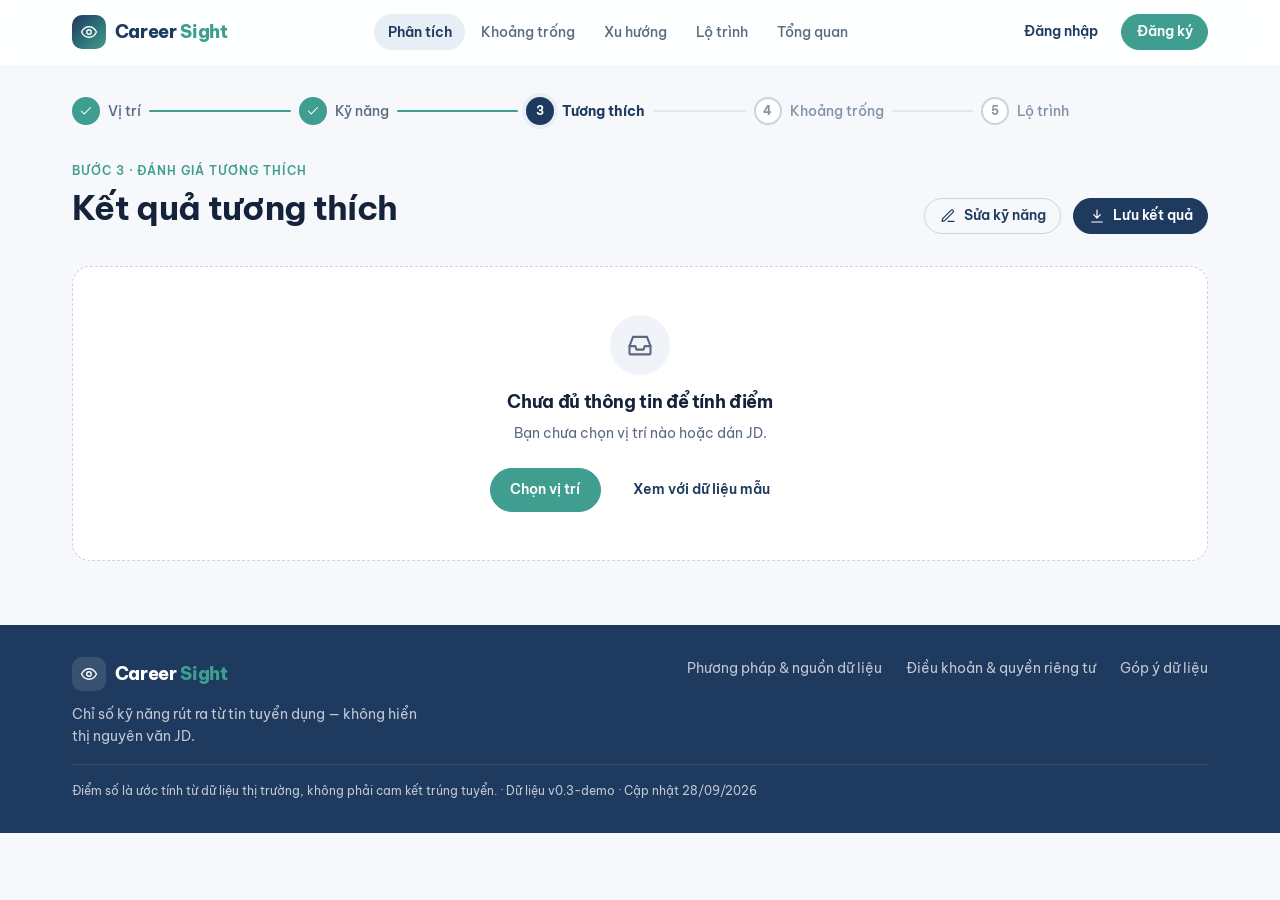
<file: results.html>
<!doctype html>
<html lang="vi">
<head>
  <meta charset="utf-8">
  <meta name="viewport" content="width=device-width, initial-scale=1, viewport-fit=cover">
  <title>Kết quả tương thích — Career Sight</title>
  <link rel="preconnect" href="https://fonts.googleapis.com">
  <link rel="preconnect" href="https://fonts.gstatic.com" crossorigin>
  <link href="https://fonts.googleapis.com/css2?family=Be+Vietnam+Pro:wght@400;500;600;700;800&display=swap" rel="stylesheet">
  <link rel="stylesheet" href="assets/css/styles.css">
</head>
<body data-page="results">
  <a class="skip-link" href="#main">Bỏ qua tới nội dung</a>
  <div data-component="header"></div>
  <main id="main" class="page">
    <div class="container">
      <div data-component="stepper" data-step="2"></div>
      <div class="page-head">
        <div>
          <span class="eyebrow">Bước 3 · Đánh giá tương thích</span>
          <h1 class="h2">Kết quả tương thích</h1>
          <p class="muted" id="res-sub"></p>
        </div>
        <div class="btn-row">
          <a class="btn btn--outline btn--sm" href="skills.html"><span data-icon="edit" data-size="16"></span>Sửa kỹ năng</a>
          <button class="btn btn--dark btn--sm" type="button" id="save"><span data-icon="download" data-size="16"></span>Lưu kết quả</button>
        </div>
      </div>
      <div id="res-root"></div>
    </div>
  </main>
  <div data-component="footer"></div>
  <script src="assets/js/data.js"></script>
  <script src="assets/js/store.js"></script>
  <script src="assets/js/engine.js"></script>
  <script src="assets/js/components.js"></script>
  <script src="assets/js/main.js"></script>
  <script src="assets/js/pages/results.js"></script>
</body>
</html>
</file>
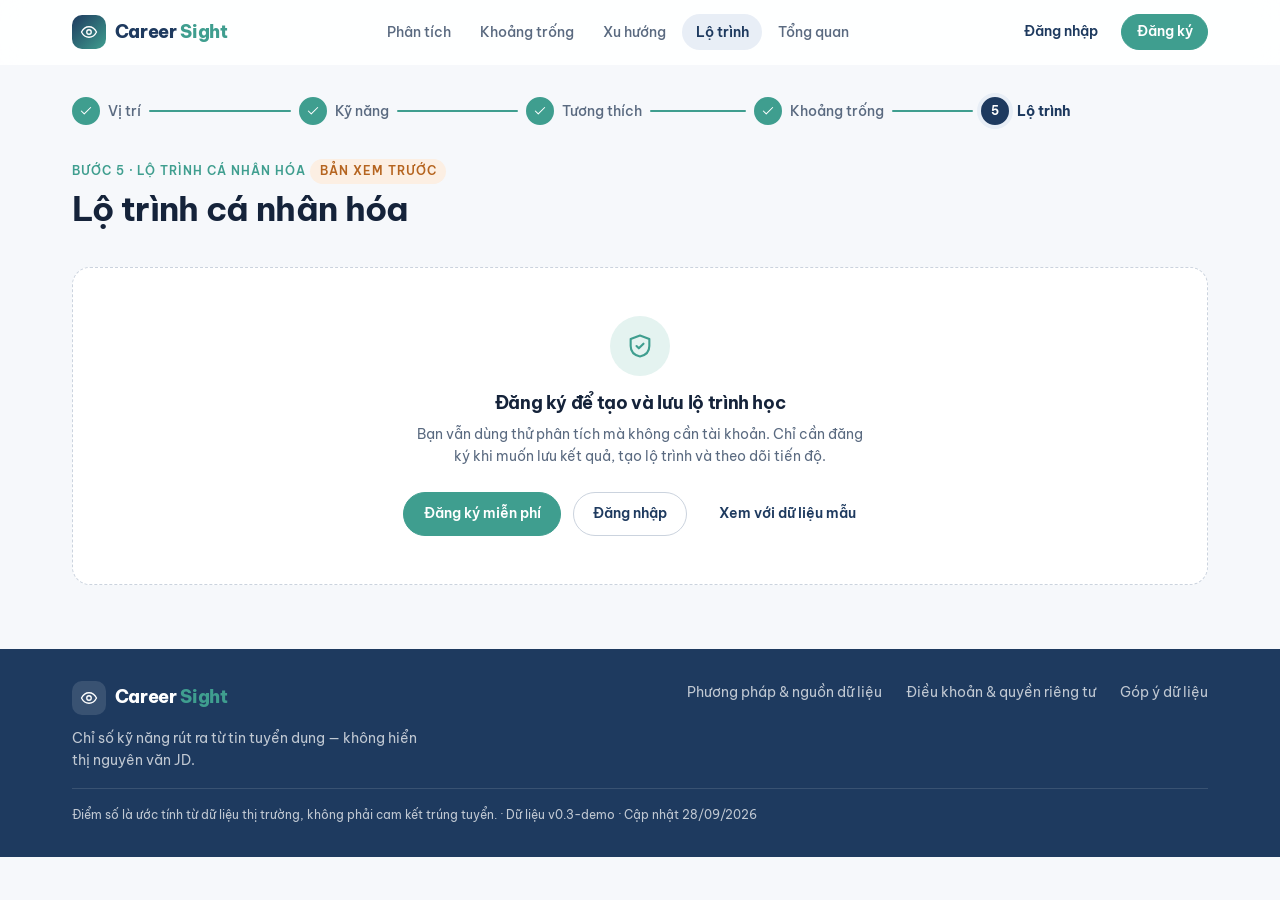
<file: roadmap.html>
<!doctype html>
<html lang="vi">
<head>
  <meta charset="utf-8">
  <meta name="viewport" content="width=device-width, initial-scale=1, viewport-fit=cover">
  <title>Lộ trình cá nhân hóa — Career Sight</title>
  <link rel="preconnect" href="https://fonts.googleapis.com">
  <link rel="preconnect" href="https://fonts.gstatic.com" crossorigin>
  <link href="https://fonts.googleapis.com/css2?family=Be+Vietnam+Pro:wght@400;500;600;700;800&display=swap" rel="stylesheet">
  <link rel="stylesheet" href="assets/css/styles.css">
</head>
<body data-page="roadmap">
  <a class="skip-link" href="#main">Bỏ qua tới nội dung</a>
  <div data-component="header"></div>
  <main id="main" class="page">
    <div class="container">
      <div data-component="stepper" data-step="4"></div>
      <div class="page-head">
        <div>
          <span class="eyebrow">Bước 5 · Lộ trình cá nhân hóa <span class="badge badge--soon">Bản xem trước</span></span>
          <h1 class="h2" id="rm-title">Lộ trình cá nhân hóa</h1>
          <p class="muted" id="rm-sub"></p>
        </div>
        <label class="row small no-print" id="pos-wrap"><span class="muted">Mục tiêu</span><select class="select select--sm" id="pos-sel"></select></label>
      </div>
      <div id="rm-root"></div>
    </div>
  </main>
  <div data-component="footer"></div>
  <script src="assets/js/data.js"></script>
  <script src="assets/js/store.js"></script>
  <script src="assets/js/engine.js"></script>
  <script src="assets/js/components.js"></script>
  <script src="assets/js/main.js"></script>
  <script src="assets/js/pages/roadmap.js"></script>
</body>
</html>
</file>
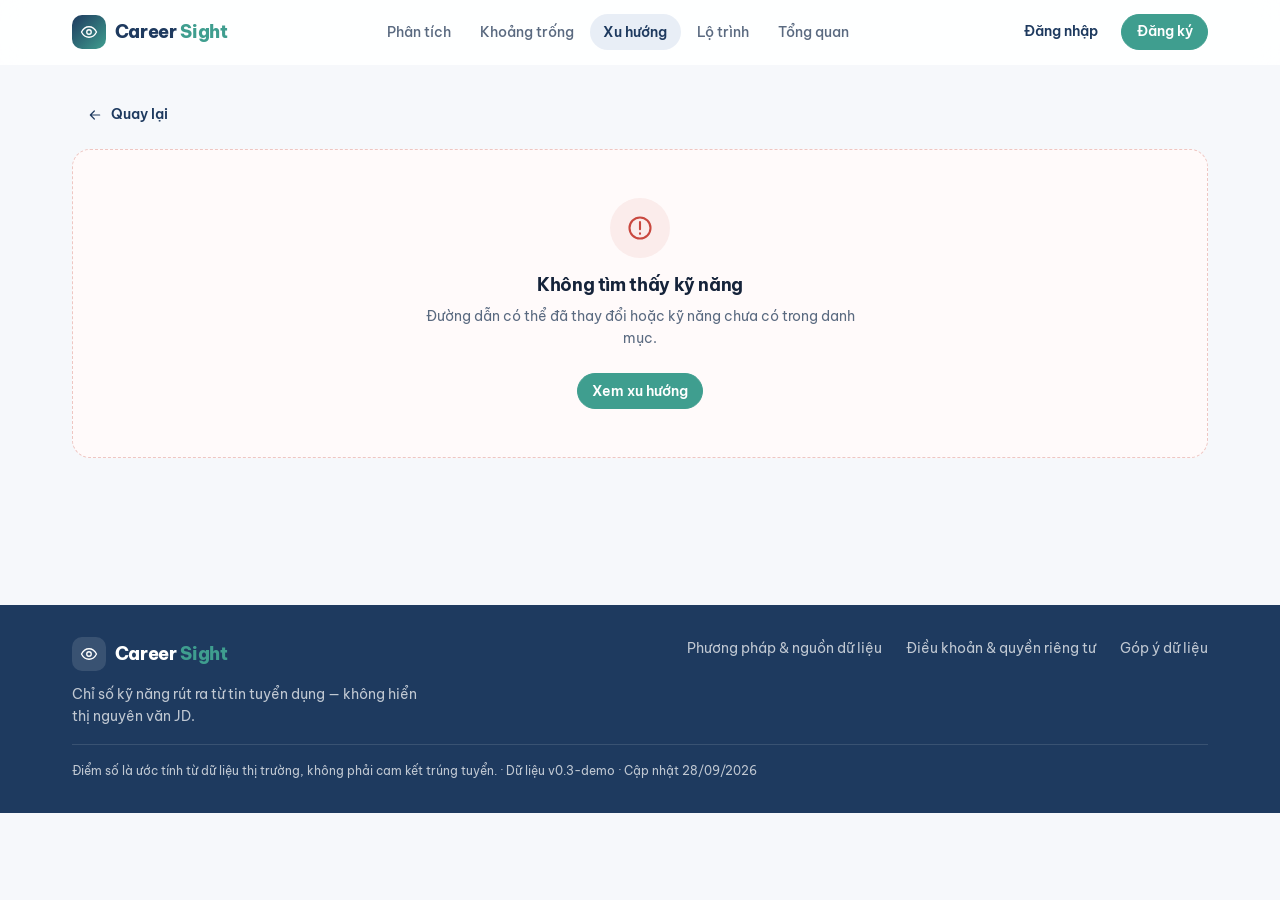
<file: skill.html>
<!doctype html>
<html lang="vi">
<head>
  <meta charset="utf-8">
  <meta name="viewport" content="width=device-width, initial-scale=1, viewport-fit=cover">
  <title>Chi tiết kỹ năng — Career Sight</title>
  <link rel="preconnect" href="https://fonts.googleapis.com">
  <link rel="preconnect" href="https://fonts.gstatic.com" crossorigin>
  <link href="https://fonts.googleapis.com/css2?family=Be+Vietnam+Pro:wght@400;500;600;700;800&display=swap" rel="stylesheet">
  <link rel="stylesheet" href="assets/css/styles.css">
</head>
<body data-page="skill">
  <a class="skip-link" href="#main">Bỏ qua tới nội dung</a>
  <div data-component="header"></div>
  <main id="main" class="page">
    <div class="container">
      <a class="btn btn--ghost btn--sm" href="trends.html" data-back style="margin-bottom:1rem"><span data-icon="back" data-size="16"></span>Quay lại</a>
      <div id="skill-root"></div>
    </div>
  </main>
  <div data-component="footer"></div>
  <script src="assets/js/data.js"></script>
  <script src="assets/js/store.js"></script>
  <script src="assets/js/engine.js"></script>
  <script src="assets/js/components.js"></script>
  <script src="assets/js/main.js"></script>
  <script src="assets/js/pages/skill.js"></script>
</body>
</html>
</file>
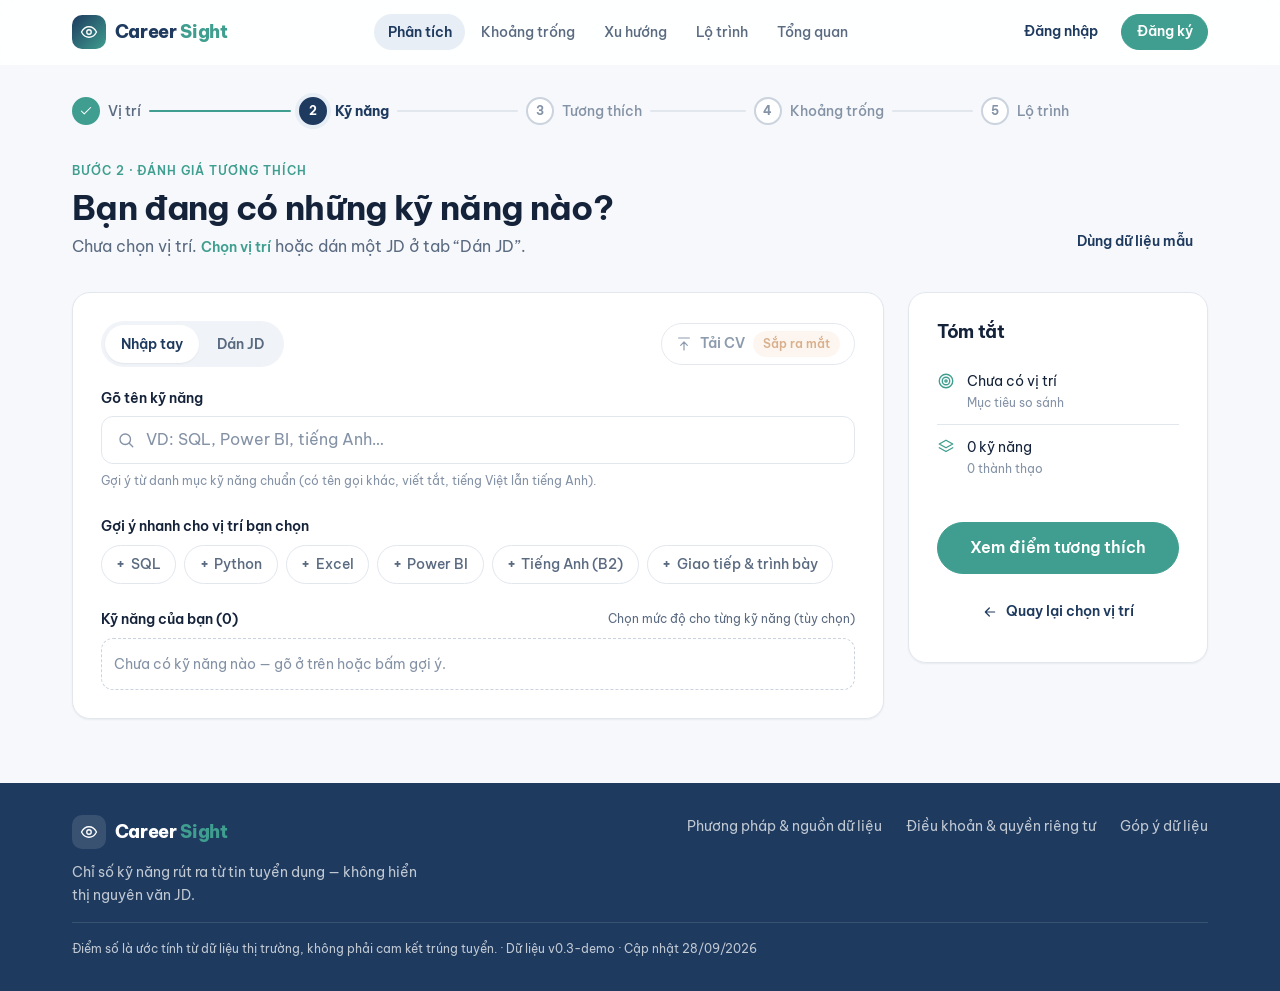
<file: skills.html>
<!doctype html>
<html lang="vi">
<head>
  <meta charset="utf-8">
  <meta name="viewport" content="width=device-width, initial-scale=1, viewport-fit=cover">
  <title>Nhập kỹ năng — Career Sight</title>
  <link rel="preconnect" href="https://fonts.googleapis.com">
  <link rel="preconnect" href="https://fonts.gstatic.com" crossorigin>
  <link href="https://fonts.googleapis.com/css2?family=Be+Vietnam+Pro:wght@400;500;600;700;800&display=swap" rel="stylesheet">
  <link rel="stylesheet" href="assets/css/styles.css">
</head>
<body data-page="skills">
  <a class="skip-link" href="#main">Bỏ qua tới nội dung</a>
  <div data-component="header"></div>
  <main id="main" class="page">
    <div class="container">
      <div data-component="stepper" data-step="1"></div>
      <div class="page-head">
        <div>
          <span class="eyebrow">Bước 2 · Đánh giá tương thích</span>
          <h1 class="h2">Bạn đang có những kỹ năng nào?</h1>
          <p class="muted" id="target-line"></p>
        </div>
        <button class="btn btn--ghost btn--sm" type="button" data-demo>Dùng dữ liệu mẫu</button>
      </div>

      <div class="skill-input">
        <div class="card card--pad">
          <div class="row row--between" style="margin-bottom:1.25rem">
            <div class="tabs" role="tablist" aria-label="Cách nhập kỹ năng">
              <button class="tab" type="button" role="tab" id="tab-manual" aria-controls="panel-manual" aria-selected="true">Nhập tay</button>
              <button class="tab" type="button" role="tab" id="tab-jd" aria-controls="panel-jd" aria-selected="false">Dán JD</button>
            </div>
            <button class="btn btn--outline btn--sm cv-btn" type="button" aria-disabled="true" title="Tính năng giai đoạn sau">
              <span data-icon="upload" data-size="16"></span>Tải CV <span class="badge badge--soon">Sắp ra mắt</span></button>
          </div>

          <!-- Nhập tay -->
          <div id="panel-manual" role="tabpanel" aria-labelledby="tab-manual" class="stack stack--lg">
            <div class="field">
              <label class="field__label" for="skill-q">Gõ tên kỹ năng</label>
              <div class="ac input-wrap input-wrap--icon">
                <span class="input-wrap__icon" data-icon="search" data-size="18"></span>
                <input class="input" id="skill-q" type="text" placeholder="VD: SQL, Power BI, tiếng Anh…">
              </div>
              <p class="field__hint">Gợi ý từ danh mục kỹ năng chuẩn (có tên gọi khác, viết tắt, tiếng Việt lẫn tiếng Anh).</p>
            </div>
            <div>
              <p class="field__label" style="margin-bottom:.5rem">Gợi ý nhanh cho vị trí bạn chọn</p>
              <div class="chip-row" id="quick"></div>
            </div>
            <div>
              <div class="row row--between" style="margin-bottom:.5rem">
                <p class="field__label">Kỹ năng của bạn (<span id="picked-count">0</span>)</p>
                <span class="xs muted">Chọn mức độ cho từng kỹ năng (tùy chọn)</span>
              </div>
              <div class="picked" id="picked" data-empty="Chưa có kỹ năng nào — gõ ở trên hoặc bấm gợi ý."></div>
            </div>
          </div>

          <!-- Dán JD -->
          <div id="panel-jd" role="tabpanel" aria-labelledby="tab-jd" class="stack stack--lg" hidden>
            <div class="field">
              <label class="field__label" for="jd-text">Dán một JD bất kỳ bạn quan tâm</label>
              <textarea class="textarea" id="jd-text" placeholder="Dán nội dung mô tả công việc vào đây…"></textarea>
              <p class="field__hint">JD này chỉ dùng để so sánh với kỹ năng của bạn và chỉ hiển thị lại cho chính bạn.</p>
            </div>
            <label class="check"><input type="checkbox" id="jd-consent"> <span>Cho phép Career Sight dùng JD này (đã ẩn danh) vào dữ liệu thống kê. <a href="method.html#privacy">Tìm hiểu thêm</a></span></label>
            <div class="btn-row">
              <button class="btn btn--dark" type="button" id="jd-extract"><span data-icon="sparkle" data-size="18"></span>Rút kỹ năng yêu cầu</button>
              <button class="btn btn--ghost btn--sm" type="button" id="jd-sample">Dán JD mẫu</button>
            </div>
            <div id="jd-result" aria-live="polite"></div>
          </div>
        </div>

        <aside class="stack sticky">
          <div class="card card--pad stack">
            <h2 class="h3">Tóm tắt</h2>
            <ul class="list-plain" id="summary"></ul>
            <div id="few-warn"></div>
            <button class="btn btn--primary btn--lg btn--block" type="button" id="go">Xem điểm tương thích</button>
            <a class="btn btn--ghost btn--block" href="position.html"><span data-icon="back" data-size="16"></span>Quay lại chọn vị trí</a>
          </div>
        </aside>
      </div>
    </div>
  </main>

  <dialog class="dialog" id="few-dialog" aria-labelledby="few-title">
    <div class="dialog__head"><h2 class="h3" id="few-title">Nhập thêm để kết quả chính xác hơn</h2></div>
    <div class="dialog__body"><p class="muted small" id="few-text"></p></div>
    <div class="dialog__foot">
      <button class="btn btn--ghost" type="button" id="few-go">Vẫn xem kết quả</button>
      <button class="btn btn--primary" type="button" data-close-dialog>Nhập thêm kỹ năng</button>
    </div>
  </dialog>
  <div data-component="footer"></div>
  <script src="assets/js/data.js"></script>
  <script src="assets/js/store.js"></script>
  <script src="assets/js/engine.js"></script>
  <script src="assets/js/components.js"></script>
  <script src="assets/js/main.js"></script>
  <script src="assets/js/pages/skills.js"></script>
</body>
</html>
</file>
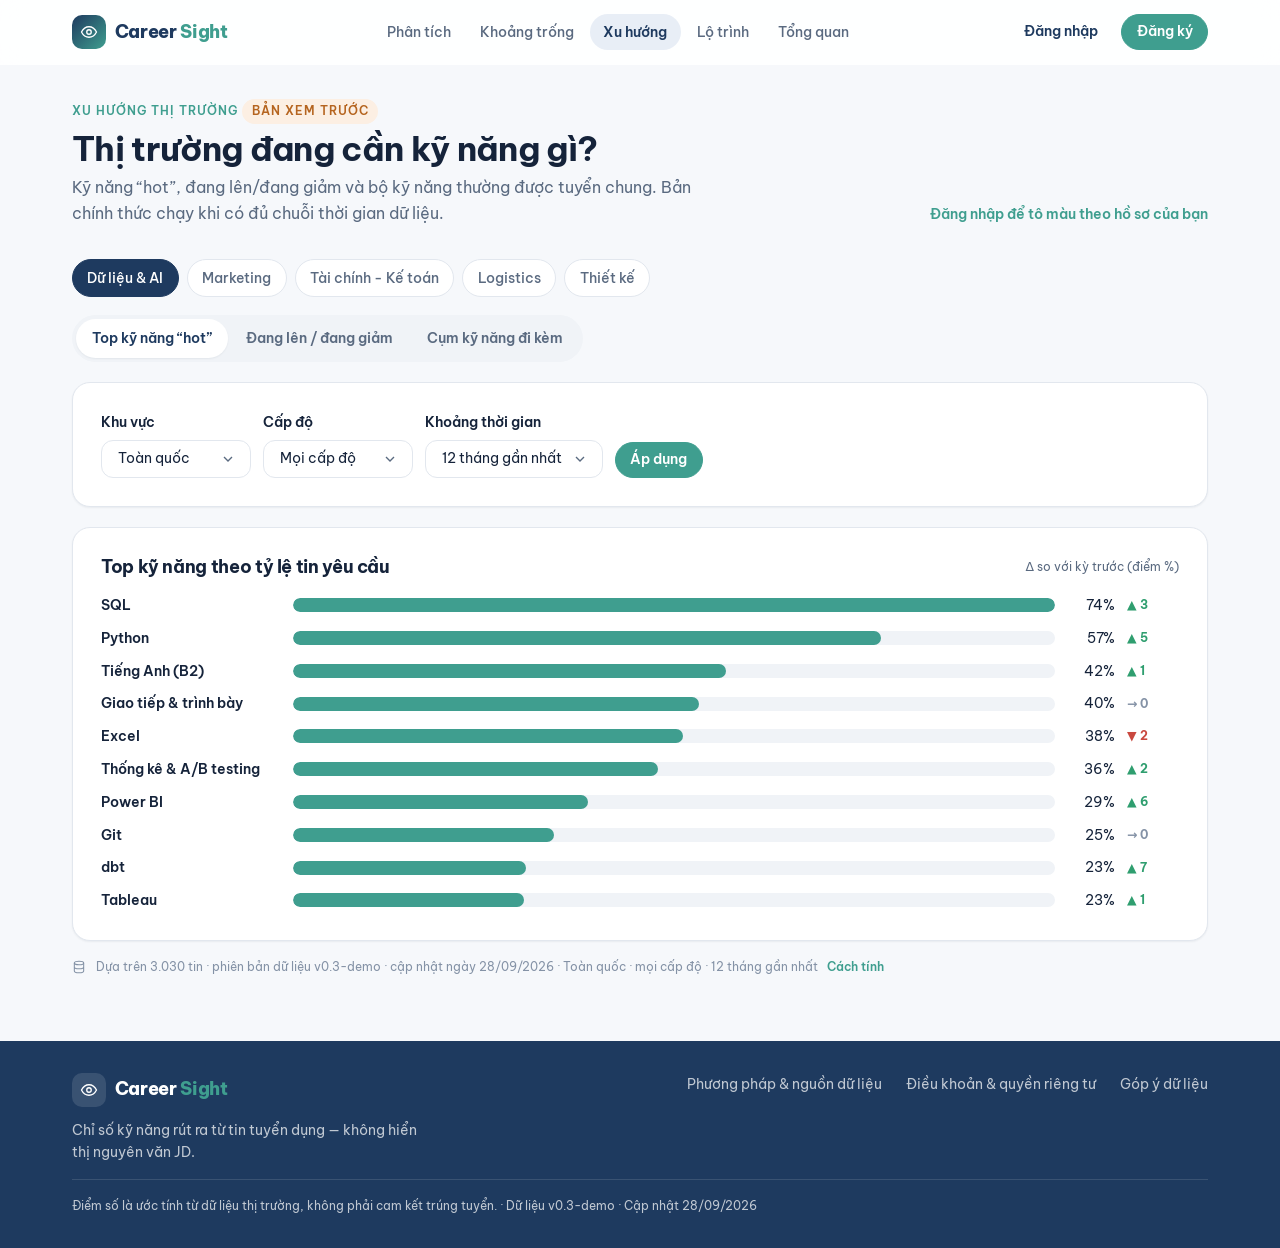
<file: trends.html>
<!doctype html>
<html lang="vi">
<head>
  <meta charset="utf-8">
  <meta name="viewport" content="width=device-width, initial-scale=1, viewport-fit=cover">
  <title>Xu hướng thị trường — Career Sight</title>
  <link rel="preconnect" href="https://fonts.googleapis.com">
  <link rel="preconnect" href="https://fonts.gstatic.com" crossorigin>
  <link href="https://fonts.googleapis.com/css2?family=Be+Vietnam+Pro:wght@400;500;600;700;800&display=swap" rel="stylesheet">
  <link rel="stylesheet" href="assets/css/styles.css">
</head>
<body data-page="trends">
  <a class="skip-link" href="#main">Bỏ qua tới nội dung</a>
  <div data-component="header"></div>
  <main id="main" class="page">
    <div class="container">
      <div class="page-head">
        <div>
          <span class="eyebrow">Xu hướng thị trường <span class="badge badge--soon">Bản xem trước</span></span>
          <h1 class="h2">Thị trường đang cần kỹ năng gì?</h1>
          <p class="muted">Kỹ năng “hot”, đang lên/đang giảm và bộ kỹ năng thường được tuyển chung. Bản chính thức chạy khi có đủ chuỗi thời gian dữ liệu.</p>
        </div>
        <div id="color-toggle"></div>
      </div>

      <div class="chip-scroll" id="ind-chips" role="group" aria-label="Chọn nhóm ngành" style="margin-bottom:1rem"></div>

      <div class="row row--between" style="margin-bottom:1.25rem">
        <div class="tabs" role="tablist" aria-label="Góc nhìn xu hướng">
          <button class="tab" type="button" role="tab" data-tab="hot" aria-selected="true">Top kỹ năng “hot”</button>
          <button class="tab" type="button" role="tab" data-tab="move" aria-selected="false">Đang lên / đang giảm</button>
          <button class="tab" type="button" role="tab" data-tab="cluster" aria-selected="false">Cụm kỹ năng đi kèm</button>
        </div>
        <button class="btn btn--outline btn--sm filter-toggle" type="button" data-sheet-open="#trend-filters"><span data-icon="filter" data-size="16"></span>Bộ lọc</button>
      </div>

      <div class="sheet card card--pad" id="trend-filters" aria-label="Bộ lọc" style="margin-bottom:1.25rem">
        <div class="sheet__head"><b>Bộ lọc</b><button class="icon-btn icon-btn--sm" type="button" data-sheet-close aria-label="Đóng"><span data-icon="close" data-size="16"></span></button></div>
        <div class="filter-bar">
          <label class="field"><span class="field__label xs">Khu vực</span><select class="select select--sm" id="f-loc"></select></label>
          <label class="field"><span class="field__label xs">Cấp độ</span><select class="select select--sm" id="f-level"></select></label>
          <label class="field"><span class="field__label xs">Khoảng thời gian</span>
            <select class="select select--sm" id="f-time"><option>3 tháng gần nhất</option><option>6 tháng gần nhất</option><option selected>12 tháng gần nhất</option></select></label>
          <button class="btn btn--primary btn--sm" type="button" data-sheet-close id="f-apply">Áp dụng</button>
        </div>
      </div>

      <div id="trend-root" aria-live="polite"></div>
    </div>
  </main>

  <dialog class="dialog" id="cluster-dialog" aria-labelledby="cl-title">
    <div class="dialog__head"><h2 class="h3" id="cl-title"></h2>
      <button class="icon-btn" type="button" data-close-dialog aria-label="Đóng"><span data-icon="close" data-size="18"></span></button></div>
    <div class="dialog__body"><ul class="list-plain" id="cl-list"></ul></div>
    <div class="dialog__foot">
      <button class="btn btn--ghost" type="button" data-close-dialog>Đóng</button>
      <button class="btn btn--primary" type="button" id="cl-add">Thêm cả cụm vào lộ trình</button>
    </div>
  </dialog>
  <div data-component="footer"></div>
  <script src="assets/js/data.js"></script>
  <script src="assets/js/store.js"></script>
  <script src="assets/js/engine.js"></script>
  <script src="assets/js/components.js"></script>
  <script src="assets/js/main.js"></script>
  <script src="assets/js/pages/trends.js"></script>
</body>
</html>
</file>
<file: assets/css/styles.css>
/* =========================================================
   Career Sight — Design system
   1. Tokens  2. Base  3. Layout  4. Components  5. App patterns
   6. Pages   7. Responsive & print
   ========================================================= */

/* ---------- 1. TOKENS — đổi màu / font ở đây ---------- */
:root {
  --color-primary: #1e3a5f;
  --color-primary-hover: #16304f;
  --color-primary-soft: #e8eef6;
  --color-accent: #3f9e8f;
  --color-accent-hover: #348578;
  --color-accent-soft: #e4f3f0;
  --color-warm: #e0893d;
  --color-warm-soft: #fcefe3;
  --color-success: #2f9e6f;
  --color-success-soft: #e3f4ec;
  --color-danger: #c9483f;
  --color-danger-soft: #fbeceb;
  --color-slate: #8492a6;
  --color-slate-soft: #eef1f5;

  /* Ưu tiên khoảng trống: Cao (đỏ) · Trung bình (cam) · Thấp (xám) */
  --prio-high: var(--color-danger);
  --prio-mid: var(--color-warm);
  --prio-low: var(--color-slate);

  --color-bg: #f6f8fb;
  --color-surface: #ffffff;
  --color-surface-2: #f0f3f7;
  --color-text: #15233a;
  --color-text-muted: #5a6a80;
  --color-text-subtle: #8492a6;
  --color-border: #e2e7ee;
  --color-border-strong: #cbd3de;

  --font-sans: "Be Vietnam Pro", system-ui, -apple-system, "Segoe UI", Roboto, sans-serif;
  --fs-xs: .78rem; --fs-sm: .875rem; --fs-base: 1rem; --fs-md: 1.125rem; --fs-lg: 1.375rem;
  --fs-xl: clamp(1.5rem, 1.15rem + 1.4vw, 2.1rem);
  --fs-2xl: clamp(1.9rem, 1.3rem + 2.4vw, 3.1rem);

  --space-1: .25rem; --space-2: .5rem; --space-3: .75rem; --space-4: 1rem;
  --space-5: 1.5rem; --space-6: 2rem; --space-7: 3rem; --space-8: 4rem;

  --radius-sm: 8px; --radius-md: 12px; --radius-lg: 18px; --radius-xl: 26px; --radius-pill: 999px;
  --shadow-sm: 0 1px 2px rgba(21,35,58,.06);
  --shadow-md: 0 6px 20px -6px rgba(21,35,58,.12), 0 2px 6px rgba(21,35,58,.04);
  --shadow-lg: 0 24px 48px -16px rgba(21,35,58,.22);
  --ring: 0 0 0 3px rgba(63,158,143,.35);
  --ease: cubic-bezier(.2,.7,.2,1);
  --dur: .2s;
  --header-h: 64px;
  --bottom-nav-h: 64px;
  --container: 1200px;
}

/* ---------- 2. BASE ---------- */
*, *::before, *::after { box-sizing: border-box; }
html { scroll-behavior: smooth; -webkit-text-size-adjust: 100%; }
body { margin: 0; font-family: var(--font-sans); font-size: var(--fs-base); line-height: 1.6; color: var(--color-text); background: var(--color-bg); -webkit-font-smoothing: antialiased; overflow-x: hidden; }
img, svg { display: block; max-width: 100%; }
a { color: inherit; text-decoration: none; }
button, input, select, textarea { font: inherit; color: inherit; }
h1, h2, h3, h4 { margin: 0; line-height: 1.25; letter-spacing: -.02em; font-weight: 700; }
p { margin: 0; }
ul, ol { margin: 0; padding: 0; list-style: none; }
:focus-visible { outline: none; box-shadow: var(--ring); border-radius: var(--radius-sm); }
[hidden] { display: none !important; }
.sr-only { position: absolute; width: 1px; height: 1px; overflow: hidden; clip: rect(0 0 0 0); white-space: nowrap; }
.skip-link { position: absolute; left: 1rem; top: -3rem; z-index: 100; background: var(--color-primary); color: #fff; padding: .5rem 1rem; border-radius: var(--radius-sm); }
.skip-link:focus { top: 1rem; }

.h1 { font-size: var(--fs-2xl); font-weight: 800; letter-spacing: -.03em; }
.h2 { font-size: var(--fs-xl); }
.h3 { font-size: var(--fs-md); }
.lead { font-size: var(--fs-md); color: var(--color-text-muted); }
.muted { color: var(--color-text-muted); }
.small { font-size: var(--fs-sm); }
.xs { font-size: var(--fs-xs); }
.eyebrow { display: inline-block; font-size: var(--fs-xs); font-weight: 600; letter-spacing: .08em; text-transform: uppercase; color: var(--color-accent); }
.link { color: var(--color-accent); font-weight: 600; font-size: var(--fs-sm); background: none; border: 0; padding: 0; cursor: pointer; }
.link:hover { text-decoration: underline; }

/* ---------- 3. LAYOUT ---------- */
.container { width: 100%; max-width: var(--container); margin-inline: auto; padding-inline: clamp(16px, 4vw, 32px); }
.container--narrow { max-width: 860px; }
.page { padding-block: var(--space-6) var(--space-8); min-height: 60vh; }
.page-head { display: flex; flex-wrap: wrap; align-items: flex-end; justify-content: space-between; gap: var(--space-4); margin-bottom: var(--space-6); }
.page-head .h2 { margin-top: .25rem; }
.page-head p { margin-top: .35rem; max-width: 640px; }
.section { padding-block: clamp(3rem, 2rem + 4vw, 5rem); }
.section--alt { background: var(--color-surface); border-block: 1px solid var(--color-border); }
.grid { display: grid; gap: var(--space-5); grid-template-columns: repeat(var(--cols, 3), minmax(0, 1fr)); }
.grid--2 { --cols: 2; } .grid--3 { --cols: 3; } .grid--4 { --cols: 4; }
.stack { display: grid; gap: var(--space-4); }
.stack--lg { gap: var(--space-5); }
.row { display: flex; align-items: center; gap: var(--space-3); flex-wrap: wrap; }
.row--between { justify-content: space-between; }
.split-layout { display: grid; grid-template-columns: minmax(0, 1fr) 340px; gap: var(--space-5); align-items: start; }
.split-layout > *, .gap-layout > *, .skill-input > *, .auth-grid > *, .skill-hero > *, .grid > *, .stack > * { min-width: 0; }
.sticky { position: sticky; top: calc(var(--header-h) + var(--space-4)); }

/* ---------- 4. COMPONENTS ---------- */
/* Buttons */
.btn { --btn-bg: var(--color-surface); --btn-fg: var(--color-text); --btn-bd: var(--color-border);
  display: inline-flex; align-items: center; justify-content: center; gap: .5rem; min-height: 44px; padding: .6rem 1.2rem;
  border-radius: var(--radius-pill); background: var(--btn-bg); color: var(--btn-fg); border: 1.5px solid var(--btn-bd);
  font-weight: 600; font-size: var(--fs-sm); line-height: 1.1; cursor: pointer; white-space: nowrap; position: relative;
  transition: background var(--dur) var(--ease), color var(--dur), border-color var(--dur), transform var(--dur) var(--ease), box-shadow var(--dur); }
.btn:hover { transform: translateY(-1px); box-shadow: var(--shadow-md); }
.btn:active { transform: scale(.98); box-shadow: none; }
.btn:disabled, .btn[aria-disabled="true"] { opacity: .5; cursor: not-allowed; transform: none; box-shadow: none; }
.btn--primary { --btn-bg: var(--color-accent); --btn-fg: #fff; --btn-bd: var(--color-accent); }
.btn--primary:hover { --btn-bg: var(--color-accent-hover); --btn-bd: var(--color-accent-hover); }
.btn--dark { --btn-bg: var(--color-primary); --btn-fg: #fff; --btn-bd: var(--color-primary); }
.btn--dark:hover { --btn-bg: var(--color-primary-hover); }
.btn--outline { --btn-bg: transparent; --btn-fg: var(--color-primary); --btn-bd: var(--color-border-strong); }
.btn--outline:hover { --btn-bd: var(--color-primary); --btn-bg: var(--color-primary-soft); }
.btn--ghost { --btn-bg: transparent; --btn-bd: transparent; --btn-fg: var(--color-primary); }
.btn--ghost:hover { --btn-bg: var(--color-primary-soft); box-shadow: none; }
.btn--danger { --btn-bg: transparent; --btn-fg: var(--color-danger); --btn-bd: #efc6c2; }
.btn--danger:hover { --btn-bg: var(--color-danger-soft); }
.btn--sm { min-height: 36px; padding: .45rem .9rem; }
.btn--xs { min-height: 30px; padding: .3rem .7rem; font-size: var(--fs-xs); }
.btn--lg { min-height: 52px; padding: .85rem 1.6rem; font-size: var(--fs-base); }
.btn--block { width: 100%; }
.btn.is-loading { color: transparent !important; pointer-events: none; }
.btn.is-loading::after { content: ""; position: absolute; width: 18px; height: 18px; border-radius: 50%; border: 2px solid rgba(255,255,255,.5); border-top-color: #fff; animation: spin .7s linear infinite; }
.btn--outline.is-loading::after, .btn--ghost.is-loading::after { border-color: var(--color-border); border-top-color: var(--color-primary); }
.btn-row { display: flex; flex-wrap: wrap; gap: var(--space-3); align-items: center; }
.btn-row--center { justify-content: center; }
.btn-row--end { justify-content: flex-end; }
.icon-btn { display: inline-grid; place-items: center; width: 40px; height: 40px; border-radius: var(--radius-pill); border: 1.5px solid var(--color-border); background: var(--color-surface); color: var(--color-primary); cursor: pointer; transition: all var(--dur); flex: none; }
.icon-btn:hover { border-color: var(--color-accent); color: var(--color-accent); }
.icon-btn--sm { width: 32px; height: 32px; }

/* Logo */
.logo { display: inline-flex; align-items: center; gap: .55rem; font-weight: 800; font-size: 1.12rem; letter-spacing: -.02em; color: var(--color-primary); white-space: nowrap; flex: none; }
.logo__mark { display: grid; place-items: center; width: 34px; height: 34px; border-radius: 10px; background: linear-gradient(135deg, var(--color-primary), var(--color-accent)); color: #fff; }
.logo__text b { color: var(--color-accent); font-weight: 800; }

/* Header */
.site-header { position: sticky; top: 0; z-index: 50; background: rgba(255,255,255,.88); backdrop-filter: saturate(160%) blur(12px); -webkit-backdrop-filter: saturate(160%) blur(12px); border-bottom: 1px solid transparent; transition: border-color var(--dur), box-shadow var(--dur); }
.site-header.is-scrolled { border-color: var(--color-border); box-shadow: var(--shadow-sm); }
.site-header__inner { display: flex; align-items: center; gap: var(--space-5); height: var(--header-h); }
.nav { margin-inline: auto; }
.nav__list { display: flex; gap: 2px; }
.nav__link { display: block; white-space: nowrap; padding: .45rem .85rem; border-radius: var(--radius-pill); font-weight: 500; font-size: var(--fs-sm); color: var(--color-text-muted); transition: color var(--dur), background var(--dur); }
.nav__link:hover { color: var(--color-primary); background: var(--color-surface-2); }
.nav__link.is-active { color: var(--color-primary); background: var(--color-primary-soft); font-weight: 600; }
.site-header__actions { display: flex; align-items: center; gap: var(--space-2); }

/* Bottom nav (điện thoại) */
.bottom-nav { display: none; }

/* Footer */
.site-footer { background: var(--color-primary); color: rgba(255,255,255,.72); font-size: var(--fs-sm); padding-block: var(--space-6); }
.site-footer .logo { color: #fff; }
.site-footer .logo__mark { background: rgba(255,255,255,.12); }
.site-footer__inner { display: grid; grid-template-columns: 1fr auto; gap: var(--space-4) var(--space-6); align-items: start; }
.site-footer__brand p { margin-top: var(--space-3); max-width: 360px; }
.site-footer__links { display: flex; flex-wrap: wrap; gap: var(--space-2) var(--space-5); }
.site-footer__links a:hover { color: #fff; }
.site-footer__note { grid-column: 1 / -1; padding-top: var(--space-4); border-top: 1px solid rgba(255,255,255,.12); font-size: var(--fs-xs); }

/* Cards */
.card { background: var(--color-surface); border: 1px solid var(--color-border); border-radius: var(--radius-lg); box-shadow: var(--shadow-sm); }
.card--pad { padding: clamp(1.1rem, 2.5vw, 1.75rem); }
.card--hover { transition: transform .25s var(--ease), box-shadow .25s var(--ease), border-color .25s; }
.card--hover:hover { transform: translateY(-3px); box-shadow: var(--shadow-lg); border-color: transparent; }
.card__head { display: flex; align-items: center; justify-content: space-between; gap: var(--space-3); flex-wrap: wrap; margin-bottom: var(--space-4); }
.card__head h2, .card__head h3 { font-size: var(--fs-md); display: flex; align-items: center; gap: .5rem; }

/* Badges, chips, tags */
.badge { display: inline-flex; align-items: center; gap: .3rem; padding: .2rem .6rem; border-radius: var(--radius-pill); background: var(--color-accent-soft); color: var(--color-accent-hover); font-size: var(--fs-xs); font-weight: 600; white-space: nowrap; line-height: 1.5; }
.badge--solid { background: var(--color-accent); color: #fff; }
.badge--navy { background: var(--color-primary-soft); color: var(--color-primary); }
.badge--slate { background: var(--color-slate-soft); color: var(--color-text-muted); }
.badge--conf-cao { background: var(--color-success-soft); color: var(--color-success); }
.badge--conf-tb { background: var(--color-primary-soft); color: var(--color-primary); }
.badge--conf-thap { background: var(--color-warm-soft); color: #b5641f; }
.badge--conf-jd { background: var(--color-slate-soft); color: var(--color-text-muted); }
.badge--prio-cao { background: var(--prio-high); color: #fff; }
.badge--prio-tb { background: var(--prio-mid); color: #fff; }
.badge--prio-thap { background: var(--prio-low); color: #fff; }
.badge--req { background: var(--color-primary); color: #fff; }
.badge--opt { background: var(--color-surface-2); color: var(--color-text-muted); }
.badge--soon { background: var(--color-warm-soft); color: #b5641f; }
.chip { display: inline-flex; align-items: center; gap: .35rem; padding: .45rem .9rem; border-radius: var(--radius-pill); border: 1.5px solid var(--color-border); background: var(--color-surface); font-size: var(--fs-sm); font-weight: 500; color: var(--color-text-muted); cursor: pointer; transition: all var(--dur); white-space: nowrap; }
.chip:hover { border-color: var(--color-primary); color: var(--color-primary); }
.chip.is-active, .chip[aria-pressed="true"] { background: var(--color-primary); border-color: var(--color-primary); color: #fff; }
.chip--add::before { content: "+"; font-weight: 700; }
.chip-row { display: flex; flex-wrap: wrap; gap: var(--space-2); }
.chip-scroll { display: flex; gap: var(--space-2); overflow-x: auto; scrollbar-width: none; padding-bottom: 2px; }
.chip-scroll::-webkit-scrollbar { display: none; }
.tag { display: inline-flex; align-items: center; gap: .4rem; padding: .3rem .4rem .3rem .75rem; border-radius: var(--radius-pill); background: var(--color-accent-soft); color: var(--color-accent-hover); font-size: var(--fs-sm); font-weight: 600; }
.tag--missing { background: var(--color-warm-soft); color: #b5641f; padding-right: .75rem; }
.tag--eq { background: var(--color-primary-soft); color: var(--color-primary); padding-right: .75rem; }
.tag--plain { padding-right: .75rem; }
.tag select { border: 0; background: rgba(255,255,255,.7); border-radius: var(--radius-pill); font-size: var(--fs-xs); padding: .15rem .4rem; cursor: pointer; color: var(--color-text); }
.tag button { display: grid; place-items: center; width: 22px; height: 22px; border: 0; border-radius: 50%; background: rgba(255,255,255,.7); cursor: pointer; color: inherit; }
.tag button:hover { background: #fff; }
.skill-link { color: var(--color-primary); font-weight: 600; border-bottom: 1px dashed var(--color-border-strong); }
.skill-link:hover { color: var(--color-accent); border-color: var(--color-accent); }
.trend { font-size: var(--fs-xs); font-weight: 700; white-space: nowrap; }
.trend--up { color: var(--color-success); }
.trend--down { color: var(--color-danger); }
.trend--flat { color: var(--color-text-subtle); }

/* Forms */
.form { display: grid; gap: var(--space-4); }
.form-row { display: grid; grid-template-columns: 1fr 1fr; gap: var(--space-4); }
.field { display: grid; gap: .4rem; align-content: start; }
.field__label { font-size: var(--fs-sm); font-weight: 600; }
.field__label .req { color: var(--color-danger); }
.field__hint { font-size: var(--fs-xs); color: var(--color-text-subtle); }
.field__error { font-size: var(--fs-xs); color: var(--color-danger); }
.field__error:empty { display: none; }
.input, .select, .textarea { width: 100%; min-height: 46px; padding: .65rem 1rem; border-radius: var(--radius-md); border: 1.5px solid var(--color-border); background: var(--color-surface); font-size: var(--fs-base); transition: border-color var(--dur), box-shadow var(--dur); }
.textarea { min-height: 160px; resize: vertical; line-height: 1.5; }
.select { appearance: none; padding-right: 2.5rem; cursor: pointer; background: var(--color-surface) url("data:image/svg+xml,%3Csvg xmlns='http://www.w3.org/2000/svg' width='16' height='16' viewBox='0 0 24 24' fill='none' stroke='%235a6a80' stroke-width='2'%3E%3Cpath d='M6 9l6 6 6-6'/%3E%3C/svg%3E") no-repeat right .9rem center; }
.select--sm { min-height: 38px; padding-block: .35rem; font-size: var(--fs-sm); width: auto; }
.input::placeholder, .textarea::placeholder { color: var(--color-text-subtle); }
.input:hover, .select:hover, .textarea:hover { border-color: var(--color-border-strong); }
.input:focus, .select:focus, .textarea:focus { outline: none; border-color: var(--color-accent); box-shadow: var(--ring); }
.field.is-invalid .input, .field.is-invalid .textarea, .field.is-invalid .select { border-color: var(--color-danger); background: #fffafa; }
.field.is-valid .input, .field.is-valid .textarea { border-color: var(--color-success); }
.input-wrap { position: relative; }
.input-wrap .input { padding-right: 3rem; }
.input-wrap--icon .input { padding-left: 2.75rem; }
.input-wrap__icon { position: absolute; left: 1rem; top: 50%; transform: translateY(-50%); color: var(--color-text-subtle); pointer-events: none; }
.input-wrap__btn { position: absolute; right: .4rem; top: 50%; transform: translateY(-50%); width: 36px; height: 36px; display: grid; place-items: center; border: 0; background: none; color: var(--color-text-subtle); border-radius: var(--radius-sm); cursor: pointer; }
.input-wrap__btn:hover, .input-wrap__btn.is-on { color: var(--color-accent); }
.check { display: inline-flex; align-items: flex-start; gap: .6rem; font-size: var(--fs-sm); cursor: pointer; color: var(--color-text-muted); }
.check input { width: 18px; height: 18px; margin: .12rem 0 0; accent-color: var(--color-accent); cursor: pointer; flex: none; }
.check a { color: var(--color-accent); font-weight: 600; }
.choice-group { display: grid; grid-template-columns: repeat(var(--cols, 3), 1fr); gap: var(--space-2); }
.choice { position: relative; }
.choice input { position: absolute; opacity: 0; inset: 0; cursor: pointer; margin: 0; }
.choice span { display: block; text-align: center; padding: .65rem .5rem; border: 1.5px solid var(--color-border); border-radius: var(--radius-md); font-size: var(--fs-sm); font-weight: 600; color: var(--color-text-muted); transition: all var(--dur); }
.choice input:checked + span { border-color: var(--color-accent); background: var(--color-accent-soft); color: var(--color-accent-hover); }
.choice input:focus-visible + span { box-shadow: var(--ring); }
.field.is-invalid .choice span { border-color: #efc6c2; }
.switch { position: relative; display: inline-flex; flex: none; }
.switch input { position: absolute; opacity: 0; inset: 0; cursor: pointer; margin: 0; z-index: 1; }
.switch span { width: 44px; height: 26px; border-radius: var(--radius-pill); background: var(--color-border-strong); transition: background var(--dur); position: relative; }
.switch span::after { content: ""; position: absolute; top: 3px; left: 3px; width: 20px; height: 20px; border-radius: 50%; background: #fff; box-shadow: var(--shadow-sm); transition: transform var(--dur) var(--ease); }
.switch input:checked + span { background: var(--color-accent); }
.switch input:checked + span::after { transform: translateX(18px); }
.switch input:focus-visible + span { box-shadow: var(--ring); }
.switch-row { display: inline-flex; align-items: center; gap: .6rem; font-size: var(--fs-sm); font-weight: 600; }

/* Autocomplete */
.ac { position: relative; }
.ac__list { position: absolute; z-index: 30; left: 0; right: 0; top: calc(100% + 6px); background: var(--color-surface); border: 1px solid var(--color-border); border-radius: var(--radius-md); box-shadow: var(--shadow-lg); padding: .35rem; max-height: 280px; overflow: auto; }
.ac__item { display: flex; justify-content: space-between; align-items: center; gap: .5rem; width: 100%; text-align: left; padding: .6rem .75rem; border: 0; background: none; border-radius: var(--radius-sm); cursor: pointer; font-size: var(--fs-sm); }
.ac__item:hover, .ac__item.is-active { background: var(--color-surface-2); }
.ac__item small { color: var(--color-text-subtle); }
.ac__empty { padding: .75rem; font-size: var(--fs-sm); color: var(--color-text-muted); display: grid; gap: .5rem; }

/* Tabs */
.tabs { display: inline-flex; padding: 4px; border-radius: var(--radius-pill); background: var(--color-surface-2); gap: 2px; max-width: 100%; overflow-x: auto; scrollbar-width: none; }
.tabs::-webkit-scrollbar { display: none; }
.tab { white-space: nowrap; flex: none; border: 0; background: none; padding: .5rem 1rem; border-radius: var(--radius-pill); font-weight: 600; font-size: var(--fs-sm); color: var(--color-text-muted); cursor: pointer; transition: all var(--dur); display: inline-flex; align-items: center; gap: .4rem; }
.tab:hover { color: var(--color-primary); }
.tab[aria-selected="true"] { background: var(--color-surface); color: var(--color-primary); box-shadow: var(--shadow-sm); }
.tab[aria-disabled="true"] { opacity: .5; cursor: not-allowed; }

/* Donut, bars */
.donut { --v: 0; --c: var(--color-accent); position: relative; width: 72px; height: 72px; border-radius: 50%; flex: none; background: conic-gradient(var(--c) calc(var(--v) * 1%), var(--color-surface-2) 0); display: grid; place-items: center; }
.donut::before { content: ""; position: absolute; inset: 8px; border-radius: 50%; background: var(--color-surface); }
.donut span { position: relative; font-weight: 800; font-size: var(--fs-base); }
.donut--lg { width: 132px; height: 132px; }
.donut--lg::before { inset: 14px; }
.donut--lg span { font-size: 1.7rem; }
.donut--sm { width: 52px; height: 52px; }
.donut--sm::before { inset: 6px; }
.donut--sm span { font-size: var(--fs-xs); }
.meter { height: 8px; border-radius: var(--radius-pill); background: var(--color-surface-2); overflow: hidden; min-width: 60px; }
.meter > i { display: block; height: 100%; width: var(--w); border-radius: inherit; background: var(--c, var(--color-accent)); transition: width .5s var(--ease); }

/* Table */
.table-wrap { overflow-x: auto; margin-inline: calc(-1 * var(--space-2)); padding-inline: var(--space-2); }
.table { width: 100%; border-collapse: collapse; font-size: var(--fs-sm); }
.table th { text-align: left; font-size: var(--fs-xs); font-weight: 600; color: var(--color-text-subtle); text-transform: uppercase; letter-spacing: .05em; padding: .6rem .75rem; border-bottom: 1px solid var(--color-border); white-space: nowrap; }
.table td { padding: .75rem; border-bottom: 1px solid var(--color-border); vertical-align: middle; }
.table tr:last-child td { border-bottom: 0; }
.table tbody tr { transition: background var(--dur); }
.table--click tbody tr { cursor: pointer; }
.table--click tbody tr:hover, .table tbody tr.is-selected { background: var(--color-surface-2); }
.num { text-align: right; font-variant-numeric: tabular-nums; white-space: nowrap; }
.nowrap { white-space: nowrap; }

/* States */
.state { grid-column: 1 / -1; display: flex; flex-direction: column; align-items: center; text-align: center; padding: var(--space-7) var(--space-5); border: 1.5px dashed var(--color-border-strong); border-radius: var(--radius-lg); background: var(--color-surface); }
.state__icon { display: grid; place-items: center; width: 60px; height: 60px; border-radius: 50%; background: var(--color-surface-2); color: var(--color-text-muted); margin-bottom: var(--space-4); }
.state--error { border-color: #efc6c2; background: #fffafa; }
.state--error .state__icon { background: var(--color-danger-soft); color: var(--color-danger); }
.state--lock .state__icon { background: var(--color-accent-soft); color: var(--color-accent); }
.state__title { font-size: var(--fs-md); }
.state__text { color: var(--color-text-muted); font-size: var(--fs-sm); margin-top: var(--space-2); max-width: 460px; }
.state__action { margin-top: var(--space-5); }
.notice { display: flex; gap: .65rem; align-items: flex-start; padding: .85rem 1rem; border-radius: var(--radius-md); background: var(--color-primary-soft); color: var(--color-primary); font-size: var(--fs-sm); }
.notice svg { flex: none; margin-top: 2px; }
.notice--warn { background: var(--color-warm-soft); color: #8f4e15; }
.notice--accent { background: var(--color-accent-soft); color: var(--color-accent-hover); }

/* Toast, dialog */
.toasts { position: fixed; bottom: 20px; right: 20px; z-index: 200; display: grid; gap: .5rem; max-width: calc(100vw - 40px); }
.toast { display: flex; align-items: center; gap: .6rem; padding: .85rem 1.1rem; border-radius: var(--radius-md); background: var(--color-primary); color: #fff; box-shadow: var(--shadow-lg); font-size: var(--fs-sm); animation: toastIn .3s var(--ease); }
.toast--success svg { color: #7fe0c9; }
.toast--error { background: var(--color-danger); }
.toast.is-leaving { opacity: 0; transform: translateY(8px); transition: all .3s; }
.dialog { border: 0; padding: 0; border-radius: var(--radius-xl); width: min(560px, calc(100vw - 32px)); box-shadow: var(--shadow-lg); color: var(--color-text); }
.dialog::backdrop { background: rgba(21,35,58,.45); backdrop-filter: blur(3px); }
.dialog[open] { animation: pop .25s var(--ease); }
.dialog__head { display: flex; align-items: center; justify-content: space-between; gap: var(--space-3); padding: var(--space-5) var(--space-5) 0; }
.dialog__body { padding: var(--space-4) var(--space-5) var(--space-5); }
.dialog__foot { display: flex; justify-content: flex-end; gap: var(--space-2); flex-wrap: wrap; padding: 0 var(--space-5) var(--space-5); }

/* Avatar */
.avatar { display: inline-grid; place-items: center; width: 72px; height: 72px; border-radius: 50%; flex: none; background: linear-gradient(135deg, var(--color-accent), var(--color-primary)); color: #fff; font-weight: 700; font-size: 1.4rem; }
.avatar--sm { width: 38px; height: 38px; font-size: var(--fs-sm); }
.avatar--link { transition: box-shadow var(--dur); }
.avatar--link:hover, .avatar--link.is-active { box-shadow: 0 0 0 3px var(--color-accent-soft), 0 0 0 5px var(--color-accent); }

/* ---------- 5. APP PATTERNS ---------- */
/* Stepper */
.stepper { margin-bottom: var(--space-6); }
.stepper ol { display: flex; align-items: center; counter-reset: s; }
.stepper li { flex: 1; display: flex; align-items: center; }
.stepper li:not(:last-child)::after { content: ""; flex: 1; height: 2px; margin-inline: .5rem; background: var(--color-border); border-radius: 2px; }
.stepper li.is-done:not(:last-child)::after { background: var(--color-accent); }
.stepper a { display: inline-flex; align-items: center; gap: .5rem; font-size: var(--fs-sm); font-weight: 500; color: var(--color-text-subtle); white-space: nowrap; }
.stepper__dot { display: grid; place-items: center; width: 28px; height: 28px; border-radius: 50%; border: 2px solid var(--color-border-strong); background: var(--color-surface); font-size: var(--fs-xs); font-weight: 700; flex: none; }
.stepper .is-done a { color: var(--color-text-muted); }
.stepper .is-done .stepper__dot { background: var(--color-accent); border-color: var(--color-accent); color: #fff; }
.stepper .is-current a { color: var(--color-primary); font-weight: 700; }
.stepper .is-current .stepper__dot { border-color: var(--color-primary); background: var(--color-primary); color: #fff; box-shadow: 0 0 0 4px var(--color-primary-soft); }
.stepper a:hover { color: var(--color-primary); }

/* Transparency line */
.transparency { display: flex; flex-wrap: wrap; align-items: center; gap: .35rem .6rem; font-size: var(--fs-xs); color: var(--color-text-subtle); margin-top: var(--space-4); }
.transparency a { color: var(--color-accent); font-weight: 600; }
.transparency a:hover { text-decoration: underline; }
.disclaimer { font-size: var(--fs-xs); color: var(--color-text-subtle); display: flex; gap: .4rem; align-items: center; }

/* Action bar (bước tiếp theo) */
.action-bar { display: flex; justify-content: space-between; align-items: center; gap: var(--space-3); flex-wrap: wrap; margin-top: var(--space-6); padding-top: var(--space-5); border-top: 1px solid var(--color-border); }

/* Bottom sheet: bộ lọc hiển thị inline trên desktop, thành sheet trên điện thoại */
.sheet__head { display: none; }
.sheet-backdrop { display: none; }
.filter-bar { display: flex; flex-wrap: wrap; gap: var(--space-3); align-items: flex-end; }
.filter-bar .field { min-width: 150px; }
.filter-toggle { display: none; }

/* Drawer (ngăn chi tiết) */
.drawer { padding: var(--space-5); }
.drawer__close { display: none; }
.drawer h3 { font-size: var(--fs-lg); }
.drawer dl { display: grid; gap: var(--space-4); margin: var(--space-5) 0; }
.drawer dt { font-size: var(--fs-xs); color: var(--color-text-subtle); text-transform: uppercase; letter-spacing: .05em; margin-bottom: .35rem; }
.drawer dd { margin: 0; font-size: var(--fs-sm); }

/* Animations */
@keyframes spin { to { transform: rotate(360deg); } }
@keyframes toastIn { from { opacity: 0; transform: translateY(10px); } }
@keyframes pop { from { opacity: 0; transform: scale(.96); } }
@keyframes fadeUp { from { opacity: 0; transform: translateY(10px); } }
.fade-in { animation: fadeUp .35s var(--ease) both; }
@media (prefers-reduced-motion: reduce) { *, *::before, *::after { animation-duration: .01ms !important; transition-duration: .01ms !important; scroll-behavior: auto !important; } }

/* ---------- 6. PAGES ---------- */
/* Home */
.hero { position: relative; padding-block: clamp(3rem, 2rem + 5vw, 6rem); overflow: hidden; }
.hero::before { content: ""; position: absolute; inset: -30% -10% auto auto; width: 720px; height: 720px; border-radius: 50%; background: radial-gradient(circle, rgba(63,158,143,.16), transparent 65%); pointer-events: none; }
.hero__inner { position: relative; max-width: 760px; margin-inline: auto; text-align: center; }
.hero__title { margin-block: var(--space-4); }
.hero__title em { display: block; font-style: normal; color: var(--color-accent); }
.hero .lead { max-width: 600px; margin-inline: auto; }
.hero-search { display: flex; gap: var(--space-2); margin: var(--space-6) auto 0; max-width: 620px; padding: .4rem; background: var(--color-surface); border: 1px solid var(--color-border); border-radius: var(--radius-pill); box-shadow: var(--shadow-lg); text-align: left; }
.hero-search .ac { flex: 1; }
.hero-search .input { border: 0; min-height: 50px; padding-left: 2.9rem; border-radius: var(--radius-pill); }
.hero-search .input:focus { box-shadow: none; }
.hero-search .input-wrap__icon { left: 1.1rem; }
.hero__hint { margin-top: var(--space-4); font-size: var(--fs-sm); color: var(--color-text-muted); }
.hero__hint .chip { padding: .3rem .75rem; font-size: var(--fs-xs); }
.trust { display: flex; flex-wrap: wrap; justify-content: center; gap: var(--space-2) var(--space-6); margin-top: var(--space-6); font-size: var(--fs-sm); color: var(--color-text-muted); }
.trust span { display: inline-flex; gap: .4rem; align-items: center; }
.trust b { color: var(--color-primary); }
.trust svg { color: var(--color-accent); }
.how { counter-reset: how; }
.how__step { padding: var(--space-6); position: relative; }
.how__num { display: grid; place-items: center; width: 40px; height: 40px; border-radius: 50%; background: var(--color-primary); color: #fff; font-weight: 800; margin-bottom: var(--space-4); }
.how__step:nth-child(2) .how__num { background: var(--color-accent); }
.how__step:nth-child(3) .how__num { background: var(--color-warm); }
.how__step h3 { font-size: var(--fs-md); margin-bottom: .35rem; }
.how__step p { color: var(--color-text-muted); font-size: var(--fs-sm); }
.how__mock { margin-top: var(--space-4); padding: var(--space-3); border-radius: var(--radius-md); background: var(--color-surface-2); display: flex; flex-wrap: wrap; gap: .35rem; align-items: center; min-height: 64px; }
.hot-list { display: grid; grid-template-columns: repeat(5, 1fr); gap: var(--space-3); }
.hot { display: grid; gap: .35rem; padding: var(--space-4); }
.hot b { font-size: var(--fs-base); }
.hot small { color: var(--color-text-subtle); font-size: var(--fs-xs); }
.section-head { display: flex; justify-content: space-between; align-items: flex-end; gap: var(--space-4); flex-wrap: wrap; margin-bottom: var(--space-5); }
.section-head .h2 { margin-top: .25rem; }

/* Auth */
.auth-page { min-height: calc(100vh - var(--header-h)); display: grid; place-items: center; padding: var(--space-6) 16px; background: radial-gradient(600px 400px at 10% 10%, rgba(63,158,143,.12), transparent 70%), radial-gradient(500px 400px at 90% 90%, rgba(30,58,95,.1), transparent 70%), var(--color-bg); }
.auth-grid { display: grid; grid-template-columns: 1fr 380px; gap: var(--space-6); max-width: 920px; width: 100%; align-items: start; }
.auth-card { padding: clamp(1.4rem, 4vw, 2.25rem); border-radius: var(--radius-xl); box-shadow: var(--shadow-lg); }
.auth-card__head { margin-bottom: var(--space-5); }
.auth-card__head h1 { font-size: var(--fs-lg); margin-bottom: .3rem; }
.auth-card .tabs { display: grid; grid-template-columns: 1fr 1fr; margin-bottom: var(--space-5); }
.form-between { display: flex; justify-content: space-between; align-items: center; gap: var(--space-3); flex-wrap: wrap; }
.divider { display: flex; align-items: center; gap: var(--space-3); margin-block: var(--space-4); font-size: var(--fs-xs); color: var(--color-text-subtle); }
.divider::before, .divider::after { content: ""; flex: 1; height: 1px; background: var(--color-border); }
.data-use { padding: var(--space-5); }
.data-use h2 { font-size: var(--fs-base); display: flex; gap: .5rem; align-items: center; margin-bottom: var(--space-4); }
.data-use h2 svg { color: var(--color-accent); }
.data-use li { display: flex; gap: .6rem; font-size: var(--fs-sm); color: var(--color-text-muted); }
.data-use li + li { margin-top: .75rem; }
.data-use li svg { flex: none; color: var(--color-accent); margin-top: 3px; }

/* Position picker */
.picker-tools { display: grid; grid-template-columns: minmax(0, 1fr) auto; gap: var(--space-4); align-items: center; margin-bottom: var(--space-5); }
.ind-group + .ind-group { margin-top: var(--space-6); }
.ind-group h2 { font-size: var(--fs-base); margin-bottom: var(--space-3); color: var(--color-text-muted); font-weight: 600; }
.pos-card { position: relative; display: flex; flex-direction: column; gap: .6rem; padding: var(--space-5); text-align: left; cursor: pointer; border: 1.5px solid var(--color-border); width: 100%; }
.pos-card:hover { border-color: var(--color-primary); }
.pos-card.is-selected { border-color: var(--color-accent); background: linear-gradient(0deg, var(--color-accent-soft), var(--color-accent-soft)), var(--color-surface); box-shadow: 0 0 0 3px var(--color-accent-soft); }
.pos-card h3 { font-size: var(--fs-base); padding-right: 2.5rem; }
.pos-card__meta { display: flex; flex-wrap: wrap; gap: .4rem; align-items: center; font-size: var(--fs-xs); color: var(--color-text-subtle); }
.pos-card__check { position: absolute; top: var(--space-4); right: var(--space-4); width: 30px; height: 30px; border-radius: 50%; border: 1.5px solid var(--color-border-strong); background: var(--color-surface); display: grid; place-items: center; color: transparent; cursor: pointer; transition: all var(--dur); }
.pos-card__check:hover { border-color: var(--color-accent); color: var(--color-accent); }
.pos-card.is-selected .pos-card__check { background: var(--color-accent); border-color: var(--color-accent); color: #fff; }
.pos-card__peek { font-size: var(--fs-xs); color: var(--color-accent); font-weight: 600; margin-top: auto; }
.selection-bar { position: sticky; bottom: var(--space-4); z-index: 20; display: flex; align-items: center; justify-content: space-between; gap: var(--space-3); flex-wrap: wrap; padding: var(--space-4) var(--space-5); margin-top: var(--space-6); background: var(--color-primary); color: #fff; border-radius: var(--radius-lg); box-shadow: var(--shadow-lg); }
.selection-bar .tag { background: rgba(255,255,255,.14); color: #fff; }
.selection-bar .muted { color: rgba(255,255,255,.7); }
.selection-bar .select { background-color: rgba(255,255,255,.95); color: var(--color-text); }
.preview-list li { display: grid; grid-template-columns: 1fr 120px 44px; gap: .75rem; align-items: center; font-size: var(--fs-sm); padding-block: .45rem; }

/* Skills input */
.skill-input { display: grid; grid-template-columns: minmax(0, 1fr) 300px; gap: var(--space-5); align-items: start; }
.picked { display: flex; flex-wrap: wrap; gap: var(--space-2); min-height: 52px; padding: var(--space-3); border: 1.5px dashed var(--color-border-strong); border-radius: var(--radius-md); align-items: center; }
.picked:empty::before { content: attr(data-empty); color: var(--color-text-subtle); font-size: var(--fs-sm); }
.cv-btn { opacity: .55; cursor: not-allowed; }
.jd-result { display: grid; gap: var(--space-3); }
.jd-result .chip-row .check { padding: .35rem .75rem; border-radius: var(--radius-pill); background: var(--color-surface-2); color: var(--color-text); font-weight: 500; }

/* Results */
.result-card { padding: var(--space-5); display: grid; gap: var(--space-4); cursor: pointer; transition: border-color var(--dur), box-shadow var(--dur), transform var(--dur); }
.result-card:hover { border-color: var(--color-accent); box-shadow: var(--shadow-md); transform: translateY(-2px); }
.result-card.is-viewing { border-color: var(--color-primary); box-shadow: 0 0 0 3px var(--color-primary-soft); }
.result-card__top { display: flex; gap: var(--space-4); align-items: center; }
.result-card h3 { font-size: var(--fs-md); }
.result-card__summary { font-size: var(--fs-sm); }
.result-card__summary b { color: var(--color-primary); }
.suggest-item { display: flex; align-items: center; gap: var(--space-3); padding: var(--space-3) 0; border-bottom: 1px solid var(--color-border); }
.suggest-item:last-child { border-bottom: 0; }
.suggest-item div { flex: 1; min-width: 0; }
.suggest-item b { display: block; font-size: var(--fs-sm); }
.match-co { color: var(--color-success); font-weight: 600; }
.match-tuong-duong { color: var(--color-primary); font-weight: 600; }
.match-thieu { color: var(--color-danger); font-weight: 600; }

/* Gap */
.gap-layout { display: grid; grid-template-columns: minmax(0, 1fr) 360px; gap: var(--space-5); align-items: start; }
.gap-summary { display: flex; flex-wrap: wrap; gap: var(--space-3); margin-bottom: var(--space-4); }
.gap-summary .card { flex: 1; min-width: 140px; padding: var(--space-4); display: grid; gap: .1rem; }
.gap-summary b { font-size: var(--fs-xl); line-height: 1; }
.gap-summary small { font-size: var(--fs-xs); color: var(--color-text-muted); }
.gap-summary .is-cao b { color: var(--prio-high); } .gap-summary .is-tb b { color: var(--prio-mid); } .gap-summary .is-thap b { color: var(--prio-low); }
.gap-row td:first-child { border-left: 4px solid transparent; }
.gap-row.prio-cao td:first-child { border-left-color: var(--prio-high); }
.gap-row.prio-tb td:first-child { border-left-color: var(--prio-mid); }
.gap-row.prio-thap td:first-child { border-left-color: var(--prio-low); }
.gap-row .meter { width: 110px; }
.gap-row.is-excluded { opacity: .45; }
.gap-row .row { flex-wrap: nowrap; }
.gap-name b { display: block; }
.gap-name small { color: var(--color-text-subtle); font-size: var(--fs-xs); }
.mini-checks { display: grid; gap: .25rem; }
.mini-checks .check { font-size: var(--fs-xs); white-space: nowrap; }
.mini-checks .check input { width: 15px; height: 15px; }

/* Trends */
.trend-bars { display: grid; gap: .65rem; }
.trend-bar { display: grid; grid-template-columns: 180px minmax(0, 1fr) 48px 52px; gap: .75rem; align-items: center; font-size: var(--fs-sm); }
.trend-bar a { font-weight: 600; overflow: hidden; text-overflow: ellipsis; white-space: nowrap; }
.trend-bar a:hover { color: var(--color-accent); }
.trend-bar .meter { height: 14px; }
.trend-bar.has .meter > i { --c: var(--color-success) !important; }
.trend-bar.miss .meter > i { --c: var(--color-warm) !important; }
.movers { display: grid; grid-template-columns: 1fr 1fr; gap: var(--space-5); }
.mover { display: flex; justify-content: space-between; align-items: center; gap: var(--space-3); padding: .7rem 0; border-bottom: 1px solid var(--color-border); font-size: var(--fs-sm); }
.mover:last-child { border-bottom: 0; }
.network { width: 100%; height: auto; }
.network .edge { stroke: var(--color-border-strong); }
.network .node { cursor: pointer; }
.network .node circle { transition: transform var(--dur); transform-box: fill-box; transform-origin: center; }
.network .node:hover circle, .network .node:focus circle { transform: scale(1.08); }
.network .node:focus { outline: none; }
.network .node text { font-size: 11px; font-weight: 600; fill: #fff; pointer-events: none; }
.network .label { font-size: 12px; font-weight: 700; fill: var(--color-text-muted); }
.legend { display: flex; flex-wrap: wrap; gap: var(--space-2) var(--space-4); font-size: var(--fs-xs); color: var(--color-text-muted); }
.legend span { display: inline-flex; gap: .4rem; align-items: center; }
.legend i { width: 10px; height: 10px; border-radius: 50%; display: inline-block; }

/* Skill detail */
.skill-hero { display: grid; grid-template-columns: minmax(0, 1fr) auto; gap: var(--space-5); align-items: start; }
.kv { display: grid; grid-template-columns: repeat(3, 1fr); gap: var(--space-3); }
.kv div { padding: var(--space-4); border-radius: var(--radius-md); background: var(--color-surface-2); }
.kv dt { font-size: var(--fs-xs); color: var(--color-text-subtle); }
.kv dd { margin: .15rem 0 0; font-weight: 700; }
.line-chart { width: 100%; height: auto; }
.line-chart .grid-line { stroke: var(--color-border); }
.line-chart .axis { font-size: 11px; fill: var(--color-text-subtle); }
.line-chart path.line { fill: none; stroke: var(--color-accent); stroke-width: 2.5; }
.line-chart path.area { fill: var(--color-accent-soft); }
.line-chart circle { fill: var(--color-surface); stroke: var(--color-accent); stroke-width: 2; }
.res-list li { display: flex; gap: var(--space-3); align-items: center; padding: .7rem 0; border-bottom: 1px solid var(--color-border); font-size: var(--fs-sm); }
.res-list li:last-child { border-bottom: 0; }
.res-list b { flex: 1; font-weight: 600; }

/* Roadmap */
.forecast { padding: var(--space-6) var(--space-5) var(--space-5); }
.forecast__track { position: relative; display: flex; justify-content: space-between; margin: var(--space-4) 0 var(--space-2); }
.forecast__track::before { content: ""; position: absolute; left: 24px; right: 24px; top: 24px; height: 4px; border-radius: 4px; background: linear-gradient(90deg, var(--color-primary), var(--color-accent)); }
.milestone { position: relative; display: grid; justify-items: center; gap: .35rem; text-align: center; min-width: 48px; }
.milestone b { display: grid; place-items: center; width: 52px; height: 52px; border-radius: 50%; background: var(--color-surface); border: 3px solid var(--color-accent); font-size: var(--fs-sm); font-weight: 800; color: var(--color-primary); }
.milestone:first-child b { border-color: var(--color-primary); }
.milestone.is-done b { background: var(--color-accent); color: #fff; }
.milestone small { font-size: var(--fs-xs); color: var(--color-text-muted); }
.step-card { padding: var(--space-5); display: grid; gap: var(--space-4); align-content: start; }
.step-card.is-done { background: linear-gradient(0deg, var(--color-success-soft), var(--color-success-soft)); border-color: #bfe3d2; }
.step-card__head { display: flex; justify-content: space-between; gap: var(--space-2); align-items: center; flex-wrap: wrap; }
.step-card__skills { display: grid; gap: .5rem; }
.step-card__skills li { display: flex; justify-content: space-between; gap: var(--space-2); font-size: var(--fs-sm); }
.step-card__score { font-size: var(--fs-sm); color: var(--color-accent-hover); font-weight: 700; }
.step-card__project { padding: var(--space-3); border-radius: var(--radius-md); background: var(--color-surface-2); font-size: var(--fs-sm); }
.step-card__project b { display: block; font-size: var(--fs-xs); color: var(--color-text-subtle); text-transform: uppercase; letter-spacing: .05em; margin-bottom: .2rem; }
.step-card details { font-size: var(--fs-sm); }
.step-card summary { cursor: pointer; font-weight: 600; color: var(--color-primary); }
.step-card details ul { margin-top: .5rem; display: grid; gap: .35rem; color: var(--color-text-muted); }

/* Dashboard */
.dash-grid { display: grid; grid-template-columns: repeat(12, 1fr); gap: var(--space-5); }
.dash-grid > * { grid-column: span 6; min-width: 0; }
.dash-grid > .span-4 { grid-column: span 4; }
.dash-grid > .span-8 { grid-column: span 8; }
.dash-grid > .span-12 { grid-column: span 12; }
.score-compare { display: flex; align-items: center; gap: var(--space-5); flex-wrap: wrap; }
.score-compare__delta { font-size: var(--fs-xl); font-weight: 800; color: var(--color-success); }
.list-plain li { display: flex; gap: var(--space-3); align-items: flex-start; padding: .7rem 0; border-bottom: 1px solid var(--color-border); font-size: var(--fs-sm); }
.list-plain li:last-child { border-bottom: 0; }
.list-plain li > svg { flex: none; color: var(--color-accent); margin-top: 2px; }
.list-plain small { display: block; color: var(--color-text-subtle); font-size: var(--fs-xs); }

/* Profile */
.settings-list > div { display: flex; align-items: center; justify-content: space-between; gap: var(--space-4); padding-block: var(--space-4); border-bottom: 1px solid var(--color-border); }
.settings-list > div:last-child { border-bottom: 0; }
.settings-list b { display: block; font-size: var(--fs-sm); }
.settings-list small { color: var(--color-text-muted); font-size: var(--fs-xs); }
.profile-head { display: flex; gap: var(--space-5); align-items: center; flex-wrap: wrap; }
.profile-head h1 { font-size: var(--fs-lg); }
.data-pre { max-height: 360px; overflow: auto; padding: var(--space-4); border-radius: var(--radius-md); background: var(--color-surface-2); font-size: var(--fs-xs); white-space: pre-wrap; word-break: break-word; }

/* Method */
.toc { display: grid; gap: 2px; }
.toc a { display: block; padding: .5rem .75rem; border-radius: var(--radius-sm); font-size: var(--fs-sm); color: var(--color-text-muted); }
.toc a:hover { background: var(--color-surface-2); color: var(--color-primary); }
.prose h2 { font-size: var(--fs-lg); margin-bottom: var(--space-3); scroll-margin-top: calc(var(--header-h) + 16px); }
.prose p, .prose li { color: var(--color-text-muted); font-size: var(--fs-sm); }
.prose ul { list-style: disc; padding-left: 1.2rem; display: grid; gap: .35rem; }
.formula { padding: var(--space-4); border-left: 4px solid var(--color-accent); background: var(--color-accent-soft); border-radius: 0 var(--radius-md) var(--radius-md) 0; font-weight: 600; color: var(--color-primary); font-size: var(--fs-sm); }
.faq details { border-bottom: 1px solid var(--color-border); padding-block: var(--space-3); }
.faq summary { cursor: pointer; font-weight: 600; font-size: var(--fs-sm); list-style: none; display: flex; justify-content: space-between; gap: var(--space-3); }
.faq summary::after { content: "+"; font-size: 1.2rem; color: var(--color-accent); line-height: 1; }
.faq details[open] summary::after { content: "–"; }
.faq details p { margin-top: .5rem; }

/* Admin */
.admin-banner { background: var(--color-primary); color: #fff; }
.admin-banner .container { display: flex; justify-content: space-between; align-items: center; gap: var(--space-3); padding-block: .6rem; font-size: var(--fs-sm); flex-wrap: wrap; }
.admin-nav { display: flex; gap: var(--space-2); overflow-x: auto; scrollbar-width: none; margin-bottom: var(--space-5); }
.admin-nav::-webkit-scrollbar { display: none; }
.kpi { display: grid; gap: .2rem; padding: var(--space-4); }
.kpi b { font-size: var(--fs-xl); line-height: 1.1; color: var(--color-primary); }
.kpi small { color: var(--color-text-muted); font-size: var(--fs-xs); }
.preview-badge { display: inline-flex; align-items: center; gap: .35rem; }

/* ---------- 7. RESPONSIVE & PRINT ---------- */
@media (max-width: 1080px) {
  .gap-layout { grid-template-columns: minmax(0, 1fr) 300px; }
  .split-layout { grid-template-columns: 1fr; }
  .split-layout > .sticky { position: static; }
  .toc { display: flex; flex-wrap: wrap; }
  .hot-list { grid-template-columns: repeat(3, 1fr); }
  .grid--4 { --cols: 2; }
}
@media (max-width: 900px) {
  /* Điều hướng chuyển xuống dưới màn hình */
  .nav { display: none; }
  .site-header__actions { margin-left: auto; }
  .bottom-nav { display: grid; grid-template-columns: repeat(5, 1fr); position: fixed; left: 0; right: 0; bottom: 0; z-index: 60; height: var(--bottom-nav-h); padding-bottom: env(safe-area-inset-bottom); background: rgba(255,255,255,.96); backdrop-filter: blur(12px); border-top: 1px solid var(--color-border); box-shadow: 0 -4px 16px rgba(21,35,58,.06); }
  .bottom-nav a { display: flex; flex-direction: column; align-items: center; justify-content: center; gap: 2px; font-size: 10.5px; font-weight: 600; color: var(--color-text-subtle); }
  .bottom-nav a.is-active { color: var(--color-accent); }
  .bottom-nav a.is-active svg { stroke-width: 2.3; }
  body.has-bottom-nav { padding-bottom: calc(var(--bottom-nav-h) + env(safe-area-inset-bottom)); }
  body.has-bottom-nav .toasts { bottom: calc(var(--bottom-nav-h) + 16px); }
  .selection-bar { bottom: calc(var(--bottom-nav-h) + 12px); }

  /* Bộ lọc gom vào bottom-sheet */
  .filter-toggle { display: inline-flex; }
  .sheet { position: fixed; left: 0; right: 0; bottom: 0; z-index: 80; max-height: 80vh; overflow: auto; background: var(--color-surface); border-radius: var(--radius-xl) var(--radius-xl) 0 0; padding: var(--space-3) var(--space-5) calc(var(--space-5) + env(safe-area-inset-bottom)); box-shadow: var(--shadow-lg); transform: translateY(105%); transition: transform .3s var(--ease); visibility: hidden; }
  .sheet.is-open { transform: none; visibility: visible; }
  .sheet::before { content: ""; display: block; width: 40px; height: 4px; border-radius: 4px; background: var(--color-border-strong); margin: 0 auto var(--space-3); }
  .sheet__head { display: flex; justify-content: space-between; align-items: center; margin-bottom: var(--space-4); }
  .sheet .filter-bar { flex-direction: column; align-items: stretch; }
  .sheet .chip-scroll { flex-wrap: wrap; }
  .sheet .select--sm { width: 100%; }
  body.sheet-open .sheet-backdrop { display: block; position: fixed; inset: 0; z-index: 70; background: rgba(21,35,58,.4); }
  body.sheet-open { overflow: hidden; }

  /* Ngăn chi tiết thành sheet */
  .gap-layout, .split-layout, .skill-input, .auth-grid, .skill-hero { grid-template-columns: 1fr; }
  .drawer.sheet .drawer__close { display: inline-grid; }
  .drawer.sheet { border: 0; }
  .sticky { position: static; }
  .stepper__label { display: none; }
  .stepper .is-current .stepper__label { display: inline; }
  .grid--3 { --cols: 2; }
  .dash-grid > *, .dash-grid > .span-4, .dash-grid > .span-8 { grid-column: span 12; }
  .movers { grid-template-columns: 1fr; }
  .site-footer__inner { grid-template-columns: 1fr; }
  .trend-bar { grid-template-columns: 120px minmax(0, 1fr) 40px 46px; }
}
@media (max-width: 600px) {
  .hide-sm { display: none; }
  .grid--2, .grid--3, .grid--4 { --cols: 1; }
  .form-row { grid-template-columns: 1fr; }
  .hot-list { grid-template-columns: 1fr 1fr; }
  .hero-search { flex-direction: column; border-radius: var(--radius-lg); }
  .hero-search .btn { width: 100%; }
  .picker-tools { grid-template-columns: 1fr; }
  .kv { grid-template-columns: 1fr 1fr; }
  .choice-group { --cols: 1; }
  .forecast__track { overflow-x: auto; gap: var(--space-4); }
  .milestone b { width: 44px; height: 44px; font-size: var(--fs-xs); }
  .forecast__track::before { top: 20px; }
  .gap-row .meter { width: 70px; }
  .site-header__actions .btn--ghost { display: none; }
  .preview-list li { grid-template-columns: 1fr 80px 40px; }
  .action-bar .btn { flex: 1; }
}
@media print {
  .site-header, .bottom-nav, .site-footer, .stepper, .btn, .action-bar, .filter-toggle, .sheet, .no-print, .toasts { display: none !important; }
  body { background: #fff; padding: 0 !important; }
  .card { box-shadow: none; break-inside: avoid; }
  .gap-layout, .split-layout { grid-template-columns: 1fr; }
}
</file>
